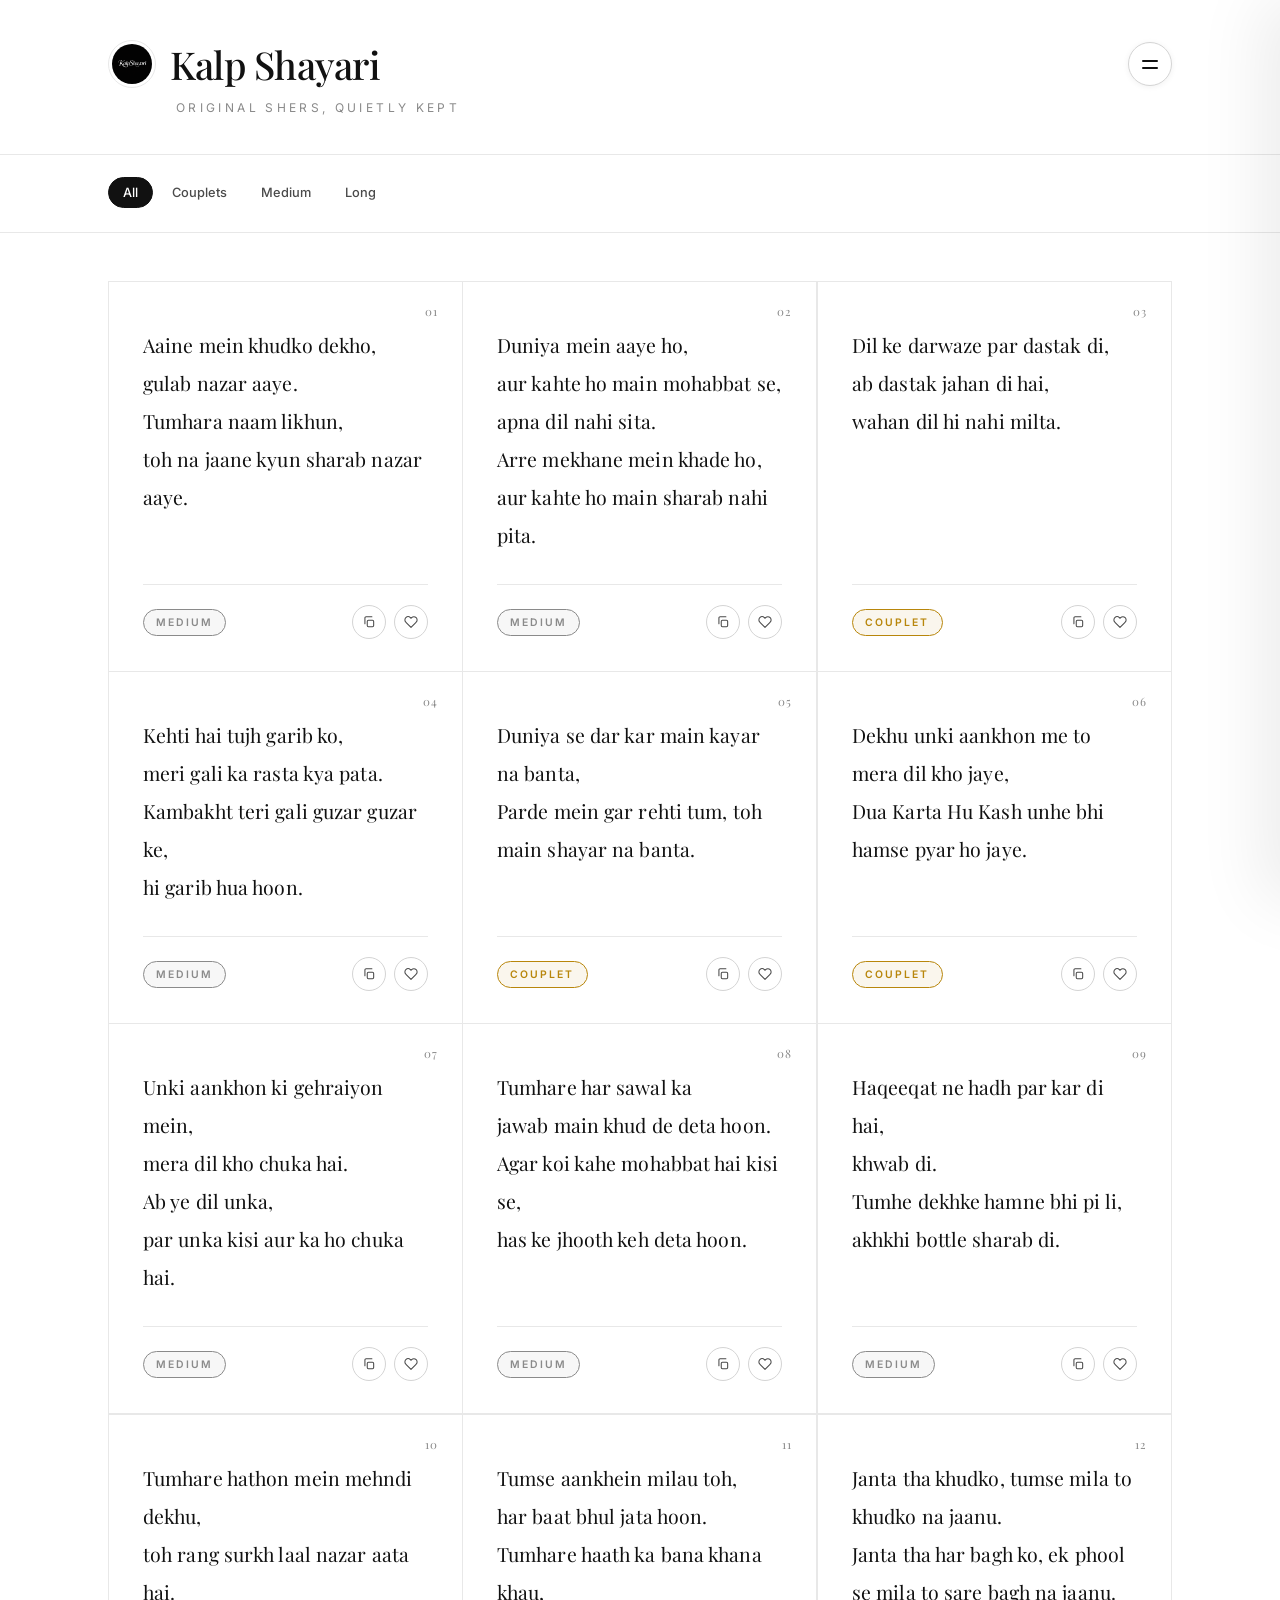
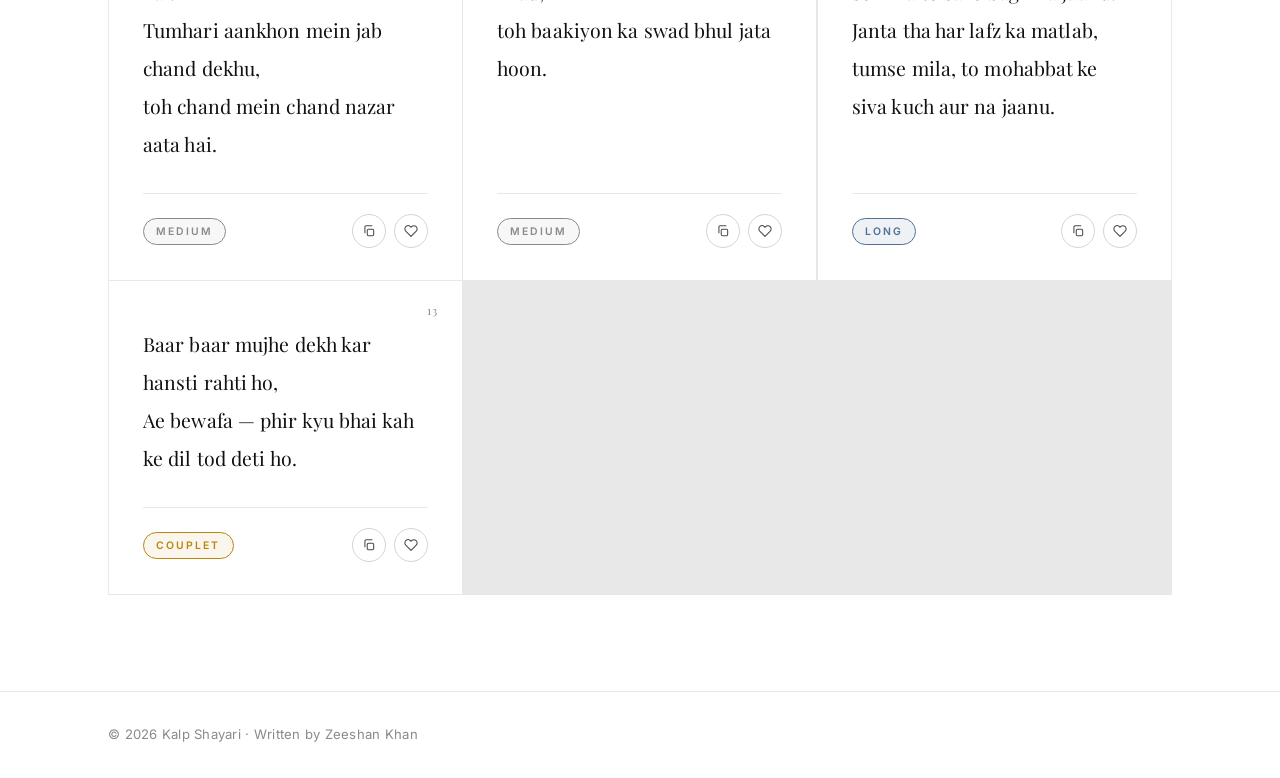
<file: index.html>
<!DOCTYPE html>
<html lang="en">
<head>
  <meta charset="UTF-8">
  <meta name="viewport" content="width=device-width, initial-scale=1.0, viewport-fit=cover">
  <meta name="google-site-verification" content="y2KUdk5NLGrxUgulLoxvA0a2y3jQlVPObdNtYkIef2U" />
  <meta name="description" content="KalpShayari — Original shers written by Zeeshan Khan. A quiet collection of verses on love, life, loss, and friendship.">
  <meta name="keywords" content="kalpshayari, kalp shayari, zeeshan khan, original shayari, english shayari, love shayari, sad shayari, life shayari, poetry, shers, zeeshan40u, nazm">
  <meta name="author" content="Zeeshan Khan">
  <meta name="robots" content="index, follow, max-snippet:-1, max-image-preview:large, max-video-preview:-1">
  <meta name="theme-color" content="#ffffff">
  <meta name="format-detection" content="telephone=no">
  <meta name="mobile-web-app-capable" content="yes">
  <meta name="apple-mobile-web-app-capable" content="yes">
  <meta name="apple-mobile-web-app-status-bar-style" content="black-translucent">
  <meta name="apple-mobile-web-app-title" content="KalpShayari">

  <meta property="og:site_name" content="KalpShayari">
  <meta property="og:title" content="KalpShayari — Words That Stay">
  <meta property="og:description" content="Original shers by Zeeshan Khan. A quiet collection for the moments that matter.">
  <meta property="og:type" content="website">
  <meta property="og:url" content="https://kalpshayari.vercel.app/">
  <meta property="og:image" content="https://kalpshayari.vercel.app/mybanner.png">
  <meta property="og:image:secure_url" content="https://kalpshayari.vercel.app/mybanner.png">
  <meta property="og:image:type" content="image/png">
  <meta property="og:image:width" content="1200">
  <meta property="og:image:height" content="630">
  <meta property="og:image:alt" content="KalpShayari — Original shers by Zeeshan Khan">
  <meta property="og:locale" content="en_US">

  <meta name="twitter:card" content="summary_large_image">
  <meta name="twitter:title" content="KalpShayari — Words That Stay">
  <meta name="twitter:description" content="Original shers by Zeeshan Khan. A quiet collection for the moments that matter.">
  <meta name="twitter:image" content="https://kalpshayari.vercel.app/mybanner.png">
  <meta name="twitter:image:alt" content="KalpShayari — Original shers by Zeeshan Khan">

  <link rel="canonical" href="https://kalpshayari.vercel.app/">
  <link rel="manifest" href="/manifest.json">
  <link rel="icon" type="image/x-icon" href="favicon.ico">
  <link rel="apple-touch-icon" href="shayari.png">
  <link rel="preconnect" href="https://fonts.googleapis.com">
  <link rel="preconnect" href="https://fonts.gstatic.com" crossorigin>
  <link href="https://fonts.googleapis.com/css2?family=Inter:wght@300;400;500;600&family=Playfair+Display:ital,wght@0,400;0,500;0,600;1,400;1,500&display=swap" rel="stylesheet">
  <title>KalpShayari — Original Shers by Zeeshan Khan</title>
  <link rel="stylesheet" href="style.css">
</head>
<body>

  <header class="site-head">
    <div class="wrap">
      <div class="head-row">
        <a href="index.html" class="brand">
          <img src="shayari.png" alt="KalpShayari" class="brand-logo" width="48" height="48">
          <h1 class="brand-name">Kalp Shayari</h1>
        </a>
        <button class="menu-btn" id="menuBtn" type="button" aria-label="Open menu" aria-expanded="false" aria-controls="menuPanel">
          <span class="menu-line"></span>
          <span class="menu-line"></span>
        </button>
      </div>
      <p class="brand-tag">original shers, quietly kept</p>
    </div>
  </header>

  <div class="menu-backdrop" id="menuBackdrop" hidden></div>

  <aside class="menu-panel" id="menuPanel" aria-hidden="true">
    <nav class="menu-nav">
      <a href="index.html" class="menu-link is-active">
        <span class="menu-text">Home</span>
        <span class="menu-arrow">→</span>
      </a>
      <a href="others.html" class="menu-link">
        <span class="menu-text">Nazm &amp; Others</span>
        <span class="menu-arrow">→</span>
      </a>
      <a href="fav.html" class="menu-link">
        <span class="menu-text">Favourites</span>
        <span class="menu-arrow">→</span>
      </a>
      <a href="about.html" class="menu-link">
        <span class="menu-text">About</span>
        <span class="menu-arrow">→</span>
      </a>
    </nav>

    <button class="install-app-btn" id="installAppBtn" type="button" aria-label="Install KalpShayari as app" hidden>
      <svg viewBox="0 0 24 24" fill="none" stroke="currentColor" stroke-width="2" stroke-linecap="round" stroke-linejoin="round" aria-hidden="true">
        <path d="M12 3v12"/>
        <path d="M7 10l5 5 5-5"/>
        <path d="M5 21h14"/>
      </svg>
      <span>Download as App</span>
    </button>

    <div class="menu-foot">
      <span class="menu-sign">— Zeeshan Khan</span>
    </div>
  </aside>

  <nav class="filters" aria-label="Shayari categories">
    <div class="wrap">
      <div class="filter-row" id="filterRow">
        <button type="button" class="filter-btn is-active" data-filter="all" aria-pressed="true">All</button>
        <button type="button" class="filter-btn" data-filter="couplet" aria-pressed="false">Couplets</button>
        <button type="button" class="filter-btn" data-filter="medium" aria-pressed="false">Medium</button>
        <button type="button" class="filter-btn" data-filter="long" aria-pressed="false">Long</button>
      </div>
    </div>
  </nav>

  <main class="content">
    <div class="wrap">
      <div class="grid" id="grid">

        <article class="card is-med" data-id="s01" data-rank="medium">
          <span class="card-index">01</span>
          <div class="card-body">Aaine mein khudko dekho,
gulab nazar aaye.
Tumhara naam likhun,
toh na jaane kyun sharab nazar aaye.</div>
          <div class="card-foot">
            <span class="card-rank rank-medium">Medium</span>
            <div class="card-actions">
              <button class="copy" type="button" aria-label="Copy sher">
                <svg class="icon-copy" viewBox="0 0 24 24" fill="none" stroke="currentColor" stroke-width="1.8" stroke-linecap="round" stroke-linejoin="round" aria-hidden="true"><rect x="9" y="9" width="11" height="11" rx="2"/><path d="M5 15V5a2 2 0 0 1 2-2h10"/></svg>
                <svg class="icon-check" viewBox="0 0 24 24" fill="none" stroke="currentColor" stroke-width="2.2" stroke-linecap="round" stroke-linejoin="round" aria-hidden="true"><polyline points="4 12 10 18 20 6"/></svg>
              </button>
              <button class="like" type="button" aria-label="Favourite this shayari" aria-pressed="false">
                <svg class="icon-heart-outline" viewBox="0 0 24 24" fill="none" stroke="currentColor" stroke-width="1.8" stroke-linecap="round" stroke-linejoin="round" aria-hidden="true"><path d="M20.84 4.61a5.5 5.5 0 0 0-7.78 0L12 5.67l-1.06-1.06a5.5 5.5 0 0 0-7.78 7.78l1.06 1.06L12 21.23l7.78-7.78 1.06-1.06a5.5 5.5 0 0 0 0-7.78z"/></svg>
                <svg class="icon-heart-fill" viewBox="0 0 24 24" fill="currentColor" stroke="currentColor" stroke-width="1.6" stroke-linecap="round" stroke-linejoin="round" aria-hidden="true"><path d="M20.84 4.61a5.5 5.5 0 0 0-7.78 0L12 5.67l-1.06-1.06a5.5 5.5 0 0 0-7.78 7.78l1.06 1.06L12 21.23l7.78-7.78 1.06-1.06a5.5 5.5 0 0 0 0-7.78z"/></svg>
              </button>
            </div>
          </div>
        </article>

        <article class="card is-med" data-id="s06" data-rank="medium">
          <span class="card-index">02</span>
          <div class="card-body">Duniya mein aaye ho,
aur kahte ho main mohabbat se,
apna dil nahi sita.
Arre mekhane mein khade ho,
aur kahte ho main sharab nahi pita.</div>
          <div class="card-foot">
            <span class="card-rank rank-medium">Medium</span>
            <div class="card-actions">
              <button class="copy" type="button" aria-label="Copy sher">
                <svg class="icon-copy" viewBox="0 0 24 24" fill="none" stroke="currentColor" stroke-width="1.8" stroke-linecap="round" stroke-linejoin="round" aria-hidden="true"><rect x="9" y="9" width="11" height="11" rx="2"/><path d="M5 15V5a2 2 0 0 1 2-2h10"/></svg>
                <svg class="icon-check" viewBox="0 0 24 24" fill="none" stroke="currentColor" stroke-width="2.2" stroke-linecap="round" stroke-linejoin="round" aria-hidden="true"><polyline points="4 12 10 18 20 6"/></svg>
              </button>
              <button class="like" type="button" aria-label="Favourite this shayari" aria-pressed="false">
                <svg class="icon-heart-outline" viewBox="0 0 24 24" fill="none" stroke="currentColor" stroke-width="1.8" stroke-linecap="round" stroke-linejoin="round" aria-hidden="true"><path d="M20.84 4.61a5.5 5.5 0 0 0-7.78 0L12 5.67l-1.06-1.06a5.5 5.5 0 0 0-7.78 7.78l1.06 1.06L12 21.23l7.78-7.78 1.06-1.06a5.5 5.5 0 0 0 0-7.78z"/></svg>
                <svg class="icon-heart-fill" viewBox="0 0 24 24" fill="currentColor" stroke="currentColor" stroke-width="1.6" stroke-linecap="round" stroke-linejoin="round" aria-hidden="true"><path d="M20.84 4.61a5.5 5.5 0 0 0-7.78 0L12 5.67l-1.06 1.06a5.5 5.5 0 0 0-7.78 7.78l1.06 1.06L12 21.23l7.78-7.78 1.06-1.06a5.5 5.5 0 0 0 0-7.78z"/></svg>
              </button>
            </div>
          </div>
        </article>

        <article class="card is-short" data-id="s02" data-rank="couplet">
          <span class="card-index">03</span>
          <div class="card-body">Dil ke darwaze par dastak di,
ab dastak jahan di hai,
wahan dil hi nahi milta.</div>
          <div class="card-foot">
            <span class="card-rank rank-couplet">Couplet</span>
            <div class="card-actions">
              <button class="copy" type="button" aria-label="Copy sher">
                <svg class="icon-copy" viewBox="0 0 24 24" fill="none" stroke="currentColor" stroke-width="1.8" stroke-linecap="round" stroke-linejoin="round" aria-hidden="true"><rect x="9" y="9" width="11" height="11" rx="2"/><path d="M5 15V5a2 2 0 0 1 2-2h10"/></svg>
                <svg class="icon-check" viewBox="0 0 24 24" fill="none" stroke="currentColor" stroke-width="2.2" stroke-linecap="round" stroke-linejoin="round" aria-hidden="true"><polyline points="4 12 10 18 20 6"/></svg>
              </button>
              <button class="like" type="button" aria-label="Favourite this shayari" aria-pressed="false">
                <svg class="icon-heart-outline" viewBox="0 0 24 24" fill="none" stroke="currentColor" stroke-width="1.8" stroke-linecap="round" stroke-linejoin="round" aria-hidden="true"><path d="M20.84 4.61a5.5 5.5 0 0 0-7.78 0L12 5.67l-1.06-1.06a5.5 5.5 0 0 0-7.78 7.78l1.06 1.06L12 21.23l7.78-7.78 1.06-1.06a5.5 5.5 0 0 0 0-7.78z"/></svg>
                <svg class="icon-heart-fill" viewBox="0 0 24 24" fill="currentColor" stroke="currentColor" stroke-width="1.6" stroke-linecap="round" stroke-linejoin="round" aria-hidden="true"><path d="M20.84 4.61a5.5 5.5 0 0 0-7.78 0L12 5.67l-1.06-1.06a5.5 5.5 0 0 0-7.78 7.78l1.06 1.06L12 21.23l7.78-7.78 1.06-1.06a5.5 5.5 0 0 0 0-7.78z"/></svg>
              </button>
            </div>
          </div>
        </article>

        <article class="card is-med" data-id="s03" data-rank="medium">
          <span class="card-index">04</span>
          <div class="card-body">Kehti hai tujh garib ko,
meri gali ka rasta kya pata.
Kambakht teri gali guzar guzar ke,
hi garib hua hoon.</div>
          <div class="card-foot">
            <span class="card-rank rank-medium">Medium</span>
            <div class="card-actions">
              <button class="copy" type="button" aria-label="Copy sher">
                <svg class="icon-copy" viewBox="0 0 24 24" fill="none" stroke="currentColor" stroke-width="1.8" stroke-linecap="round" stroke-linejoin="round" aria-hidden="true"><rect x="9" y="9" width="11" height="11" rx="2"/><path d="M5 15V5a2 2 0 0 1 2-2h10"/></svg>
                <svg class="icon-check" viewBox="0 0 24 24" fill="none" stroke="currentColor" stroke-width="2.2" stroke-linecap="round" stroke-linejoin="round" aria-hidden="true"><polyline points="4 12 10 18 20 6"/></svg>
              </button>
              <button class="like" type="button" aria-label="Favourite this shayari" aria-pressed="false">
                <svg class="icon-heart-outline" viewBox="0 0 24 24" fill="none" stroke="currentColor" stroke-width="1.8" stroke-linecap="round" stroke-linejoin="round" aria-hidden="true"><path d="M20.84 4.61a5.5 5.5 0 0 0-7.78 0L12 5.67l-1.06-1.06a5.5 5.5 0 0 0-7.78 7.78l1.06 1.06L12 21.23l7.78-7.78 1.06-1.06a5.5 5.5 0 0 0 0-7.78z"/></svg>
                <svg class="icon-heart-fill" viewBox="0 0 24 24" fill="currentColor" stroke="currentColor" stroke-width="1.6" stroke-linecap="round" stroke-linejoin="round" aria-hidden="true"><path d="M20.84 4.61a5.5 5.5 0 0 0-7.78 0L12 5.67l-1.06-1.06a5.5 5.5 0 0 0-7.78 7.78l1.06 1.06L12 21.23l7.78-7.78 1.06-1.06a5.5 5.5 0 0 0 0-7.78z"/></svg>
              </button>
            </div>
          </div>
        </article>

        <article class="card is-short" data-id="s11" data-rank="couplet">
          <span class="card-index">05</span>
          <div class="card-body">Duniya se dar kar main kayar na banta,
Parde mein gar rehti tum, toh main shayar na banta.</div>
          <div class="card-foot">
            <span class="card-rank rank-couplet">Couplet</span>
            <div class="card-actions">
              <button class="copy" type="button" aria-label="Copy sher">
                <svg class="icon-copy" viewBox="0 0 24 24" fill="none" stroke="currentColor" stroke-width="1.8" stroke-linecap="round" stroke-linejoin="round" aria-hidden="true"><rect x="9" y="9" width="11" height="11" rx="2"/><path d="M5 15V5a2 2 0 0 1 2-2h10"/></svg>
                <svg class="icon-check" viewBox="0 0 24 24" fill="none" stroke="currentColor" stroke-width="2.2" stroke-linecap="round" stroke-linejoin="round" aria-hidden="true"><polyline points="4 12 10 18 20 6"/></svg>
              </button>
              <button class="like" type="button" aria-label="Favourite this shayari" aria-pressed="false">
                <svg class="icon-heart-outline" viewBox="0 0 24 24" fill="none" stroke="currentColor" stroke-width="1.8" stroke-linecap="round" stroke-linejoin="round" aria-hidden="true"><path d="M20.84 4.61a5.5 5.5 0 0 0-7.78 0L12 5.67l-1.06-1.06a5.5 5.5 0 0 0-7.78 7.78l1.06 1.06L12 21.23l7.78-7.78 1.06-1.06a5.5 5.5 0 0 0 0-7.78z"/></svg>
                <svg class="icon-heart-fill" viewBox="0 0 24 24" fill="currentColor" stroke="currentColor" stroke-width="1.6" stroke-linecap="round" stroke-linejoin="round" aria-hidden="true"><path d="M20.84 4.61a5.5 5.5 0 0 0-7.78 0L12 5.67l-1.06 1.06a5.5 5.5 0 0 0-7.78 7.78l1.06 1.06L12 21.23l7.78-7.78 1.06-1.06a5.5 5.5 0 0 0 0-7.78z"/></svg>
              </button>
            </div>
          </div>
        </article>

        <article class="card is-short" data-id="s12" data-rank="couplet">
          <span class="card-index">06</span>
          <div class="card-body">Dekhu unki aankhon me to mera dil kho jaye,
Dua Karta Hu Kash unhe bhi hamse pyar ho jaye.</div>
          <div class="card-foot">
            <span class="card-rank rank-couplet">Couplet</span>
            <div class="card-actions">
              <button class="copy" type="button" aria-label="Copy sher">
                <svg class="icon-copy" viewBox="0 0 24 24" fill="none" stroke="currentColor" stroke-width="1.8" stroke-linecap="round" stroke-linejoin="round" aria-hidden="true"><rect x="9" y="9" width="11" height="11" rx="2"/><path d="M5 15V5a2 2 0 0 1 2-2h10"/></svg>
                <svg class="icon-check" viewBox="0 0 24 24" fill="none" stroke="currentColor" stroke-width="2.2" stroke-linecap="round" stroke-linejoin="round" aria-hidden="true"><polyline points="4 12 10 18 20 6"/></svg>
              </button>
              <button class="like" type="button" aria-label="Favourite this shayari" aria-pressed="false">
                <svg class="icon-heart-outline" viewBox="0 0 24 24" fill="none" stroke="currentColor" stroke-width="1.8" stroke-linecap="round" stroke-linejoin="round" aria-hidden="true"><path d="M20.84 4.61a5.5 5.5 0 0 0-7.78 0L12 5.67l-1.06-1.06a5.5 5.5 0 0 0-7.78 7.78l1.06 1.06L12 21.23l7.78-7.78 1.06-1.06a5.5 5.5 0 0 0 0-7.78z"/></svg>
                <svg class="icon-heart-fill" viewBox="0 0 24 24" fill="currentColor" stroke="currentColor" stroke-width="1.6" stroke-linecap="round" stroke-linejoin="round" aria-hidden="true"><path d="M20.84 4.61a5.5 5.5 0 0 0-7.78 0L12 5.67l-1.06 1.06a5.5 5.5 0 0 0-7.78 7.78l1.06 1.06L12 21.23l7.78-7.78 1.06-1.06a5.5 5.5 0 0 0 0-7.78z"/></svg>
              </button>
            </div>
          </div>
        </article>

        <article class="card is-med" data-id="s04" data-rank="medium">
          <span class="card-index">07</span>
          <div class="card-body">Unki aankhon ki gehraiyon mein,
mera dil kho chuka hai.
Ab ye dil unka,
par unka kisi aur ka ho chuka hai.</div>
          <div class="card-foot">
            <span class="card-rank rank-medium">Medium</span>
            <div class="card-actions">
              <button class="copy" type="button" aria-label="Copy sher">
                <svg class="icon-copy" viewBox="0 0 24 24" fill="none" stroke="currentColor" stroke-width="1.8" stroke-linecap="round" stroke-linejoin="round" aria-hidden="true"><rect x="9" y="9" width="11" height="11" rx="2"/><path d="M5 15V5a2 2 0 0 1 2-2h10"/></svg>
                <svg class="icon-check" viewBox="0 0 24 24" fill="none" stroke="currentColor" stroke-width="2.2" stroke-linecap="round" stroke-linejoin="round" aria-hidden="true"><polyline points="4 12 10 18 20 6"/></svg>
              </button>
              <button class="like" type="button" aria-label="Favourite this shayari" aria-pressed="false">
                <svg class="icon-heart-outline" viewBox="0 0 24 24" fill="none" stroke="currentColor" stroke-width="1.8" stroke-linecap="round" stroke-linejoin="round" aria-hidden="true"><path d="M20.84 4.61a5.5 5.5 0 0 0-7.78 0L12 5.67l-1.06-1.06a5.5 5.5 0 0 0-7.78 7.78l1.06 1.06L12 21.23l7.78-7.78 1.06-1.06a5.5 5.5 0 0 0 0-7.78z"/></svg>
                <svg class="icon-heart-fill" viewBox="0 0 24 24" fill="currentColor" stroke="currentColor" stroke-width="1.6" stroke-linecap="round" stroke-linejoin="round" aria-hidden="true"><path d="M20.84 4.61a5.5 5.5 0 0 0-7.78 0L12 5.67l-1.06 1.06a5.5 5.5 0 0 0-7.78 7.78l1.06 1.06L12 21.23l7.78-7.78 1.06-1.06a5.5 5.5 0 0 0 0-7.78z"/></svg>
              </button>
            </div>
          </div>
        </article>

        <article class="card is-med" data-id="s10" data-rank="medium">
          <span class="card-index">08</span>
          <div class="card-body">Tumhare har sawal ka
jawab main khud de deta hoon.
Agar koi kahe mohabbat hai kisi se,
has ke jhooth keh deta hoon.</div>
          <div class="card-foot">
            <span class="card-rank rank-medium">Medium</span>
            <div class="card-actions">
              <button class="copy" type="button" aria-label="Copy sher">
                <svg class="icon-copy" viewBox="0 0 24 24" fill="none" stroke="currentColor" stroke-width="1.8" stroke-linecap="round" stroke-linejoin="round" aria-hidden="true"><rect x="9" y="9" width="11" height="11" rx="2"/><path d="M5 15V5a2 2 0 0 1 2-2h10"/></svg>
                <svg class="icon-check" viewBox="0 0 24 24" fill="none" stroke="currentColor" stroke-width="2.2" stroke-linecap="round" stroke-linejoin="round" aria-hidden="true"><polyline points="4 12 10 18 20 6"/></svg>
              </button>
              <button class="like" type="button" aria-label="Favourite this shayari" aria-pressed="false">
                <svg class="icon-heart-outline" viewBox="0 0 24 24" fill="none" stroke="currentColor" stroke-width="1.8" stroke-linecap="round" stroke-linejoin="round" aria-hidden="true"><path d="M20.84 4.61a5.5 5.5 0 0 0-7.78 0L12 5.67l-1.06-1.06a5.5 5.5 0 0 0-7.78 7.78l1.06 1.06L12 21.23l7.78-7.78 1.06-1.06a5.5 5.5 0 0 0 0-7.78z"/></svg>
                <svg class="icon-heart-fill" viewBox="0 0 24 24" fill="currentColor" stroke="currentColor" stroke-width="1.6" stroke-linecap="round" stroke-linejoin="round" aria-hidden="true"><path d="M20.84 4.61a5.5 5.5 0 0 0-7.78 0L12 5.67l-1.06 1.06a5.5 5.5 0 0 0-7.78 7.78l1.06 1.06L12 21.23l7.78-7.78 1.06-1.06a5.5 5.5 0 0 0 0-7.78z"/></svg>
              </button>
            </div>
          </div>
        </article>

        <article class="card is-med" data-id="s05" data-rank="medium">
          <span class="card-index">09</span>
          <div class="card-body">Haqeeqat ne hadh par kar di hai,
khwab di.
Tumhe dekhke hamne bhi pi li,
akhkhi bottle sharab di.</div>
          <div class="card-foot">
            <span class="card-rank rank-medium">Medium</span>
            <div class="card-actions">
              <button class="copy" type="button" aria-label="Copy sher">
                <svg class="icon-copy" viewBox="0 0 24 24" fill="none" stroke="currentColor" stroke-width="1.8" stroke-linecap="round" stroke-linejoin="round" aria-hidden="true"><rect x="9" y="9" width="11" height="11" rx="2"/><path d="M5 15V5a2 2 0 0 1 2-2h10"/></svg>
                <svg class="icon-check" viewBox="0 0 24 24" fill="none" stroke="currentColor" stroke-width="2.2" stroke-linecap="round" stroke-linejoin="round" aria-hidden="true"><polyline points="4 12 10 18 20 6"/></svg>
              </button>
              <button class="like" type="button" aria-label="Favourite this shayari" aria-pressed="false">
                <svg class="icon-heart-outline" viewBox="0 0 24 24" fill="none" stroke="currentColor" stroke-width="1.8" stroke-linecap="round" stroke-linejoin="round" aria-hidden="true"><path d="M20.84 4.61a5.5 5.5 0 0 0-7.78 0L12 5.67l-1.06-1.06a5.5 5.5 0 0 0-7.78 7.78l1.06 1.06L12 21.23l7.78-7.78 1.06-1.06a5.5 5.5 0 0 0 0-7.78z"/></svg>
                <svg class="icon-heart-fill" viewBox="0 0 24 24" fill="currentColor" stroke="currentColor" stroke-width="1.6" stroke-linecap="round" stroke-linejoin="round" aria-hidden="true"><path d="M20.84 4.61a5.5 5.5 0 0 0-7.78 0L12 5.67l-1.06 1.06a5.5 5.5 0 0 0-7.78 7.78l1.06 1.06L12 21.23l7.78-7.78 1.06-1.06a5.5 5.5 0 0 0 0-7.78z"/></svg>
              </button>
            </div>
          </div>
        </article>

        <article class="card is-med" data-id="s07" data-rank="medium">
          <span class="card-index">10</span>
          <div class="card-body">Tumhare hathon mein mehndi dekhu,
toh rang surkh laal nazar aata hai.
Tumhari aankhon mein jab chand dekhu,
toh chand mein chand nazar aata hai.</div>
          <div class="card-foot">
            <span class="card-rank rank-medium">Medium</span>
            <div class="card-actions">
              <button class="copy" type="button" aria-label="Copy sher">
                <svg class="icon-copy" viewBox="0 0 24 24" fill="none" stroke="currentColor" stroke-width="1.8" stroke-linecap="round" stroke-linejoin="round" aria-hidden="true"><rect x="9" y="9" width="11" height="11" rx="2"/><path d="M5 15V5a2 2 0 0 1 2-2h10"/></svg>
                <svg class="icon-check" viewBox="0 0 24 24" fill="none" stroke="currentColor" stroke-width="2.2" stroke-linecap="round" stroke-linejoin="round" aria-hidden="true"><polyline points="4 12 10 18 20 6"/></svg>
              </button>
              <button class="like" type="button" aria-label="Favourite this shayari" aria-pressed="false">
                <svg class="icon-heart-outline" viewBox="0 0 24 24" fill="none" stroke="currentColor" stroke-width="1.8" stroke-linecap="round" stroke-linejoin="round" aria-hidden="true"><path d="M20.84 4.61a5.5 5.5 0 0 0-7.78 0L12 5.67l-1.06-1.06a5.5 5.5 0 0 0-7.78 7.78l1.06 1.06L12 21.23l7.78-7.78 1.06-1.06a5.5 5.5 0 0 0 0-7.78z"/></svg>
                <svg class="icon-heart-fill" viewBox="0 0 24 24" fill="currentColor" stroke="currentColor" stroke-width="1.6" stroke-linecap="round" stroke-linejoin="round" aria-hidden="true"><path d="M20.84 4.61a5.5 5.5 0 0 0-7.78 0L12 5.67l-1.06 1.06a5.5 5.5 0 0 0-7.78 7.78l1.06 1.06L12 21.23l7.78-7.78 1.06-1.06a5.5 5.5 0 0 0 0-7.78z"/></svg>
              </button>
            </div>
          </div>
        </article>

        <article class="card is-med" data-id="s08" data-rank="medium">
          <span class="card-index">11</span>
          <div class="card-body">Tumse aankhein milau toh,
har baat bhul jata hoon.
Tumhare haath ka bana khana khau,
toh baakiyon ka swad bhul jata hoon.</div>
          <div class="card-foot">
            <span class="card-rank rank-medium">Medium</span>
            <div class="card-actions">
              <button class="copy" type="button" aria-label="Copy sher">
                <svg class="icon-copy" viewBox="0 0 24 24" fill="none" stroke="currentColor" stroke-width="1.8" stroke-linecap="round" stroke-linejoin="round" aria-hidden="true"><rect x="9" y="9" width="11" height="11" rx="2"/><path d="M5 15V5a2 2 0 0 1 2-2h10"/></svg>
                <svg class="icon-check" viewBox="0 0 24 24" fill="none" stroke="currentColor" stroke-width="2.2" stroke-linecap="round" stroke-linejoin="round" aria-hidden="true"><polyline points="4 12 10 18 20 6"/></svg>
              </button>
              <button class="like" type="button" aria-label="Favourite this shayari" aria-pressed="false">
                <svg class="icon-heart-outline" viewBox="0 0 24 24" fill="none" stroke="currentColor" stroke-width="1.8" stroke-linecap="round" stroke-linejoin="round" aria-hidden="true"><path d="M20.84 4.61a5.5 5.5 0 0 0-7.78 0L12 5.67l-1.06-1.06a5.5 5.5 0 0 0-7.78 7.78l1.06 1.06L12 21.23l7.78-7.78 1.06-1.06a5.5 5.5 0 0 0 0-7.78z"/></svg>
                <svg class="icon-heart-fill" viewBox="0 0 24 24" fill="currentColor" stroke="currentColor" stroke-width="1.6" stroke-linecap="round" stroke-linejoin="round" aria-hidden="true"><path d="M20.84 4.61a5.5 5.5 0 0 0-7.78 0L12 5.67l-1.06 1.06a5.5 5.5 0 0 0-7.78 7.78l1.06 1.06L12 21.23l7.78-7.78 1.06-1.06a5.5 5.5 0 0 0 0-7.78z"/></svg>
              </button>
            </div>
          </div>
        </article>

        <article class="card is-long" data-id="s09" data-rank="long">
          <span class="card-index">12</span>
          <div class="card-body">Janta tha khudko, tumse mila to khudko na jaanu.
Janta tha har bagh ko, ek phool se mila to sare bagh na jaanu.
Janta tha har lafz ka matlab,
tumse mila, to mohabbat ke siva kuch aur na jaanu.</div>
          <div class="card-foot">
            <span class="card-rank rank-long">Long</span>
            <div class="card-actions">
              <button class="copy" type="button" aria-label="Copy sher">
                <svg class="icon-copy" viewBox="0 0 24 24" fill="none" stroke="currentColor" stroke-width="1.8" stroke-linecap="round" stroke-linejoin="round" aria-hidden="true"><rect x="9" y="9" width="11" height="11" rx="2"/><path d="M5 15V5a2 2 0 0 1 2-2h10"/></svg>
                <svg class="icon-check" viewBox="0 0 24 24" fill="none" stroke="currentColor" stroke-width="2.2" stroke-linecap="round" stroke-linejoin="round" aria-hidden="true"><polyline points="4 12 10 18 20 6"/></svg>
              </button>
              <button class="like" type="button" aria-label="Favourite this shayari" aria-pressed="false">
                <svg class="icon-heart-outline" viewBox="0 0 24 24" fill="none" stroke="currentColor" stroke-width="1.8" stroke-linecap="round" stroke-linejoin="round" aria-hidden="true"><path d="M20.84 4.61a5.5 5.5 0 0 0-7.78 0L12 5.67l-1.06-1.06a5.5 5.5 0 0 0-7.78 7.78l1.06 1.06L12 21.23l7.78-7.78 1.06-1.06a5.5 5.5 0 0 0 0-7.78z"/></svg>
                <svg class="icon-heart-fill" viewBox="0 0 24 24" fill="currentColor" stroke="currentColor" stroke-width="1.6" stroke-linecap="round" stroke-linejoin="round" aria-hidden="true"><path d="M20.84 4.61a5.5 5.5 0 0 0-7.78 0L12 5.67l-1.06 1.06a5.5 5.5 0 0 0-7.78 7.78l1.06 1.06L12 21.23l7.78-7.78 1.06-1.06a5.5 5.5 0 0 0 0-7.78z"/></svg>
              </button>
            </div>
          </div>
        </article>

        <article class="card is-short" data-id="s13" data-rank="couplet">
          <span class="card-index">13</span>
          <div class="card-body">Baar baar mujhe dekh kar hansti rahti ho,
Ae bewafa — phir kyu bhai kah ke dil tod deti ho.</div>
          <div class="card-foot">
            <span class="card-rank rank-couplet">Couplet</span>
            <div class="card-actions">
              <button class="copy" type="button" aria-label="Copy sher">
                <svg class="icon-copy" viewBox="0 0 24 24" fill="none" stroke="currentColor" stroke-width="1.8" stroke-linecap="round" stroke-linejoin="round" aria-hidden="true"><rect x="9" y="9" width="11" height="11" rx="2"/><path d="M5 15V5a2 2 0 0 1 2-2h10"/></svg>
                <svg class="icon-check" viewBox="0 0 24 24" fill="none" stroke="currentColor" stroke-width="2.2" stroke-linecap="round" stroke-linejoin="round" aria-hidden="true"><polyline points="4 12 10 18 20 6"/></svg>
              </button>
              <button class="like" type="button" aria-label="Favourite this shayari" aria-pressed="false">
                <svg class="icon-heart-outline" viewBox="0 0 24 24" fill="none" stroke="currentColor" stroke-width="1.8" stroke-linecap="round" stroke-linejoin="round" aria-hidden="true"><path d="M20.84 4.61a5.5 5.5 0 0 0-7.78 0L12 5.67l-1.06-1.06a5.5 5.5 0 0 0-7.78 7.78l1.06 1.06L12 21.23l7.78-7.78 1.06-1.06a5.5 5.5 0 0 0 0-7.78z"/></svg>
                <svg class="icon-heart-fill" viewBox="0 0 24 24" fill="currentColor" stroke="currentColor" stroke-width="1.6" stroke-linecap="round" stroke-linejoin="round" aria-hidden="true"><path d="M20.84 4.61a5.5 5.5 0 0 0-7.78 0L12 5.67l-1.06 1.06a5.5 5.5 0 0 0-7.78 7.78l1.06 1.06L12 21.23l7.78-7.78 1.06-1.06a5.5 5.5 0 0 0 0-7.78z"/></svg>
              </button>
            </div>
          </div>
        </article>

      </div>
      <p class="empty" id="empty" hidden></p>
    </div>
  </main>

  <footer class="site-foot">
    <div class="wrap">
      <p>© <span id="year"></span> Kalp Shayari · Written by Zeeshan Khan</p>
    </div>
  </footer>

  <button class="to-top" id="toTop" type="button" aria-label="Back to top">
    <svg viewBox="0 0 24 24" width="18" height="18" fill="none" stroke="currentColor" stroke-width="1.8" stroke-linecap="round" stroke-linejoin="round" aria-hidden="true">
      <path d="M12 19V5M5 12l7-7 7 7"/>
    </svg>
  </button>

  <div class="toast" id="toast" role="status" aria-live="polite"></div>

  <script src="storage.js"></script>
  <script src="script.js"></script>
  <script src="pwa.js"></script>

  <script>
    if ('serviceWorker' in navigator) {
      window.addEventListener('load', function () {
        navigator.serviceWorker.register('/sw.js').then(function (reg) {
          reg.update();
        }).catch(function () {});
      });
    }
  </script>

  <script>
    window.KalpShowInstallHint = function () {
      var toastEl = document.getElementById('toast');
      if (!toastEl) {
        alert('To install: tap Share, then "Add to Home Screen".');
        return;
      }
      toastEl.textContent = 'Tap Share → Add to Home Screen';
      toastEl.classList.add('is-on');
      clearTimeout(window.__kalpHintTimer);
      window.__kalpHintTimer = setTimeout(function () {
        toastEl.classList.remove('is-on');
      }, 4000);
    };
  </script>
</body>
</html>
</file>
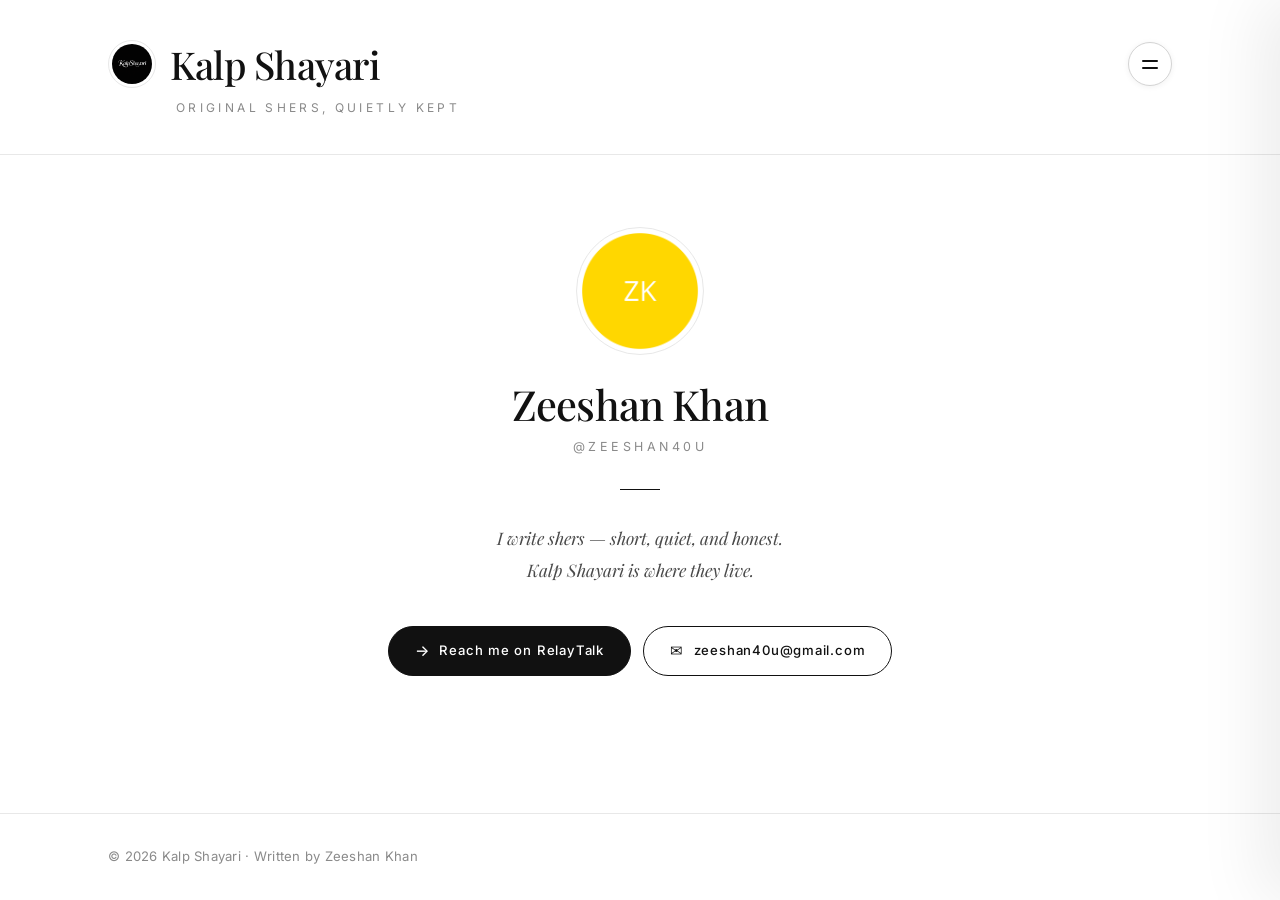
<file: about.html>
<!DOCTYPE html>
<html lang="en">
<head>
  <meta charset="UTF-8">
  <meta name="viewport" content="width=device-width, initial-scale=1.0, viewport-fit=cover">
  <meta name="google-site-verification" content="y2KUdk5NLGrxUgulLoxvA0a2y3jQlVPObdNtYkIef2U" />
  <meta name="description" content="About Zeeshan Khan (Zeeshan40u) — the writer behind KalpShayari. Original shers written quietly, kept honestly.">
  <meta name="keywords" content="zeeshan khan, zeeshan40u, kalpshayari, about, writer, poet, shayari author">
  <meta name="author" content="Zeeshan Khan">
  <meta name="robots" content="index, follow, max-snippet:-1, max-image-preview:large">
  <meta name="theme-color" content="#ffffff">
  <meta name="mobile-web-app-capable" content="yes">
  <meta name="apple-mobile-web-app-capable" content="yes">
  <meta name="apple-mobile-web-app-status-bar-style" content="black-translucent">
  <meta name="apple-mobile-web-app-title" content="KalpShayari">

  <meta property="og:site_name" content="KalpShayari">
  <meta property="og:title" content="About — Zeeshan Khan | KalpShayari">
  <meta property="og:description" content="The writer behind KalpShayari — original shers written quietly, kept honestly.">
  <meta property="og:type" content="profile">
  <meta property="og:url" content="https://kalpshayari.vercel.app/about.html">
  <meta property="og:image" content="https://kalpshayari.vercel.app/mybanner.png">
  <meta property="og:image:secure_url" content="https://kalpshayari.vercel.app/mybanner.png">
  <meta property="og:image:type" content="image/png">
  <meta property="og:image:width" content="1200">
  <meta property="og:image:height" content="630">
  <meta property="og:image:alt" content="About Zeeshan Khan — KalpShayari">
  <meta property="og:locale" content="en_US">

  <meta name="twitter:card" content="summary_large_image">
  <meta name="twitter:title" content="About — Zeeshan Khan | KalpShayari">
  <meta name="twitter:description" content="The writer behind KalpShayari.">
  <meta name="twitter:image" content="https://kalpshayari.vercel.app/mybanner.png">
  <meta name="twitter:image:alt" content="About Zeeshan Khan — KalpShayari">

  <link rel="canonical" href="https://kalpshayari.vercel.app/about.html">
  <link rel="manifest" href="/manifest.json">
  <link rel="icon" type="image/x-icon" href="favicon.ico">
  <link rel="apple-touch-icon" href="profile.png">
  <link rel="preconnect" href="https://fonts.googleapis.com">
  <link rel="preconnect" href="https://fonts.gstatic.com" crossorigin>
  <link href="https://fonts.googleapis.com/css2?family=Inter:wght@300;400;500;600&family=Playfair+Display:ital,wght@0,400;0,500;0,600;1,400;1,500&display=swap" rel="stylesheet">
  <title>About — Zeeshan Khan | KalpShayari</title>
  <link rel="stylesheet" href="style.css">
</head>
<body>

  <header class="site-head">
    <div class="wrap">
      <div class="head-row">
        <a href="index.html" class="brand">
          <img src="shayari.png" alt="KalpShayari" class="brand-logo" width="48" height="48">
          <h1 class="brand-name">Kalp Shayari</h1>
        </a>
        <button class="menu-btn" id="menuBtn" type="button" aria-label="Open menu" aria-expanded="false" aria-controls="menuPanel">
          <span class="menu-line"></span>
          <span class="menu-line"></span>
        </button>
      </div>
      <p class="brand-tag">original shers, quietly kept</p>
    </div>
  </header>

  <div class="menu-backdrop" id="menuBackdrop" hidden></div>

  <aside class="menu-panel" id="menuPanel" aria-hidden="true">
    <nav class="menu-nav">
      <a href="index.html" class="menu-link">
        <span class="menu-text">Home</span>
        <span class="menu-arrow">→</span>
      </a>
      <a href="others.html" class="menu-link">
        <span class="menu-text">Nazm &amp; Others</span>
        <span class="menu-arrow">→</span>
      </a>
      <a href="fav.html" class="menu-link">
        <span class="menu-text">Favourites</span>
        <span class="menu-arrow">→</span>
      </a>
      <a href="about.html" class="menu-link is-active">
        <span class="menu-text">About</span>
        <span class="menu-arrow">→</span>
      </a>
    </nav>

    <button class="install-app-btn" id="installAppBtn" type="button" aria-label="Install KalpShayari as app" hidden>
      <svg viewBox="0 0 24 24" fill="none" stroke="currentColor" stroke-width="2" stroke-linecap="round" stroke-linejoin="round" aria-hidden="true">
        <path d="M12 3v12"/>
        <path d="M7 10l5 5 5-5"/>
        <path d="M5 21h14"/>
      </svg>
      <span>Download as App</span>
    </button>

    <div class="menu-foot">
      <span class="menu-sign">— Zeeshan Khan</span>
    </div>
  </aside>

  <main class="about-main">
    <div class="wrap">
      <section class="about-hero">
        <img src="profile.png" alt="Zeeshan Khan" class="about-avatar" width="128" height="128">
        <h2 class="about-name">Zeeshan Khan</h2>
        <p class="about-handle">@Zeeshan40u</p>
        <div class="about-rule"></div>
        <p class="about-desc">
          I write shers — short, quiet, and honest.<br>
          Kalp Shayari is where they live.
        </p>

        <div class="about-actions">
          <a class="btn" href="https://relaytalk.vercel.app" target="_blank" rel="noopener noreferrer">
            <span class="btn-icon">→</span>
            <span>Reach me on RelayTalk</span>
          </a>
          <a class="btn ghost" href="mailto:zeeshan40u@gmail.com">
            <span class="btn-icon">✉</span>
            <span>zeeshan40u@gmail.com</span>
          </a>
        </div>
      </section>
    </div>
  </main>

  <footer class="site-foot">
    <div class="wrap">
      <p>© <span id="year"></span> Kalp Shayari · Written by Zeeshan Khan</p>
    </div>
  </footer>

  <button class="to-top" id="toTop" type="button" aria-label="Back to top">
    <svg viewBox="0 0 24 24" width="18" height="18" fill="none" stroke="currentColor" stroke-width="1.8" stroke-linecap="round" stroke-linejoin="round" aria-hidden="true">
      <path d="M12 19V5M5 12l7-7 7 7"/>
    </svg>
  </button>

  <script src="storage.js"></script>
  <script>
    (function () {
      'use strict';
      const $ = (sel) => document.querySelector(sel);
      const yearEl = $('#year');
      const menuBtn = $('#menuBtn');
      const menuPanel = $('#menuPanel');
      const menuBackdrop = $('#menuBackdrop');
      const toTop = $('#toTop');

      yearEl.textContent = new Date().getFullYear();

      let menuOpen = false;

      function openMenu() {
        menuOpen = true;
        menuBtn.classList.add('is-open');
        menuBtn.setAttribute('aria-expanded', 'true');
        menuBtn.setAttribute('aria-label', 'Close menu');
        menuPanel.classList.add('is-open');
        menuPanel.setAttribute('aria-hidden', 'false');
        menuBackdrop.hidden = false;
        requestAnimationFrame(() => menuBackdrop.classList.add('is-on'));
        document.body.style.overflow = 'hidden';
      }

      function closeMenu() {
        menuOpen = false;
        menuBtn.classList.remove('is-open');
        menuBtn.setAttribute('aria-expanded', 'false');
        menuBtn.setAttribute('aria-label', 'Open menu');
        menuPanel.classList.remove('is-open');
        menuPanel.setAttribute('aria-hidden', 'true');
        menuBackdrop.classList.remove('is-on');
        document.body.style.overflow = '';
        setTimeout(() => {
          if (!menuOpen) menuBackdrop.hidden = true;
        }, 500);
      }

      menuBtn.addEventListener('click', () => menuOpen ? closeMenu() : openMenu());
      menuBackdrop.addEventListener('click', closeMenu);
      document.addEventListener('keydown', (e) => {
        if (e.key === 'Escape' && menuOpen) closeMenu();
      });

      let toTopVisible = false;
      const SCROLL_THRESHOLD = 400;

      function checkScroll() {
        const shouldShow = window.scrollY > SCROLL_THRESHOLD;
        if (shouldShow !== toTopVisible) {
          toTopVisible = shouldShow;
          toTop.classList.toggle('is-on', shouldShow);
        }
      }

      let scrollTicking = false;
      window.addEventListener('scroll', () => {
        if (!scrollTicking) {
          scrollTicking = true;
          requestAnimationFrame(() => {
            checkScroll();
            scrollTicking = false;
          });
        }
      }, { passive: true });

      toTop.addEventListener('click', () => {
        window.scrollTo({ top: 0, behavior: 'smooth' });
      });

      checkScroll();
    })();
  </script>

  <script src="pwa.js"></script>

  <script>
    if ('serviceWorker' in navigator) {
      window.addEventListener('load', function () {
        navigator.serviceWorker.register('/sw.js').then(function (reg) {
          reg.update();
        }).catch(function () {});
      });
    }
  </script>

  <script>
    window.KalpShowInstallHint = function () {
      var toastEl = document.getElementById('toast');
      if (!toastEl) {
        alert('To install: tap Share, then "Add to Home Screen".');
        return;
      }
      toastEl.textContent = 'Tap Share → Add to Home Screen';
      toastEl.classList.add('is-on');
      clearTimeout(window.__kalpHintTimer);
      window.__kalpHintTimer = setTimeout(function () {
        toastEl.classList.remove('is-on');
      }, 4000);
    };
  </script>
</body>
</html>
</file>
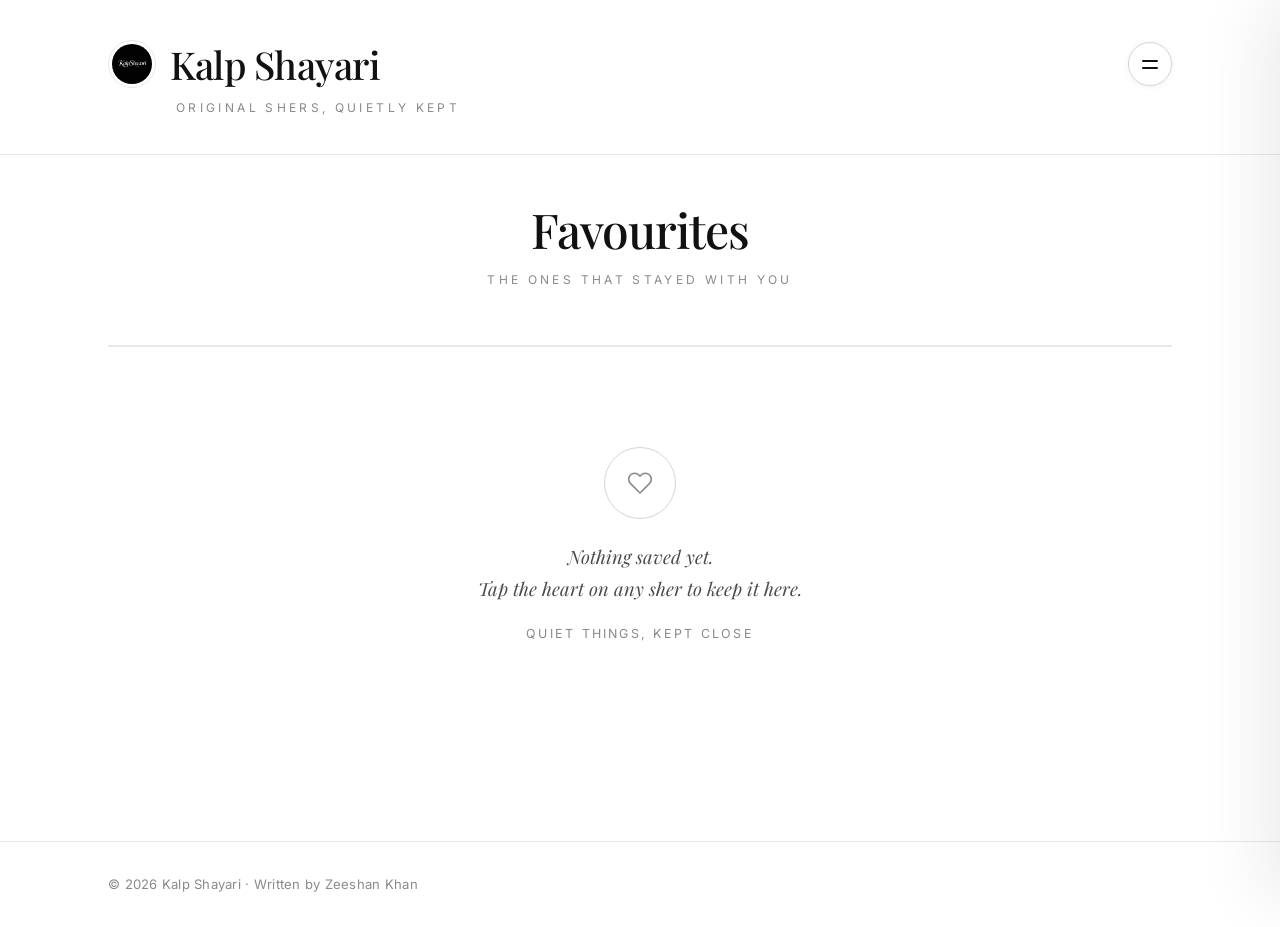
<file: fav.html>
<!DOCTYPE html>
<html lang="en">
<head>
  <meta charset="UTF-8">
  <meta name="viewport" content="width=device-width, initial-scale=1.0, viewport-fit=cover">
  <meta name="google-site-verification" content="y2KUdk5NLGrxUgulLoxvA0a2y3jQlVPObdNtYkIef2U" />
  <meta name="description" content="Favourites — Your saved shers from KalpShayari by Zeeshan Khan. The ones that stayed with you.">
  <meta name="keywords" content="favourites, saved shayari, kalpshayari, zeeshan khan, liked shers, poetry collection">
  <meta name="author" content="Zeeshan Khan">
  <meta name="robots" content="index, follow, max-snippet:-1, max-image-preview:large">
  <meta name="theme-color" content="#ffffff">
  <meta name="mobile-web-app-capable" content="yes">
  <meta name="apple-mobile-web-app-capable" content="yes">
  <meta name="apple-mobile-web-app-status-bar-style" content="black-translucent">
  <meta name="apple-mobile-web-app-title" content="KalpShayari">

  <meta property="og:site_name" content="KalpShayari">
  <meta property="og:title" content="Favourites — KalpShayari">
  <meta property="og:description" content="Your saved shers from KalpShayari by Zeeshan Khan.">
  <meta property="og:type" content="website">
  <meta property="og:url" content="https://kalpshayari.vercel.app/fav.html">
  <meta property="og:image" content="https://kalpshayari.vercel.app/mybanner.png">
  <meta property="og:image:secure_url" content="https://kalpshayari.vercel.app/mybanner.png">
  <meta property="og:image:type" content="image/png">
  <meta property="og:image:width" content="1200">
  <meta property="og:image:height" content="630">
  <meta property="og:image:alt" content="Favourites — KalpShayari">
  <meta property="og:locale" content="en_US">

  <meta name="twitter:card" content="summary_large_image">
  <meta name="twitter:title" content="Favourites — KalpShayari">
  <meta name="twitter:description" content="Your saved shers from KalpShayari.">
  <meta name="twitter:image" content="https://kalpshayari.vercel.app/mybanner.png">
  <meta name="twitter:image:alt" content="Favourites — KalpShayari">

  <link rel="canonical" href="https://kalpshayari.vercel.app/fav.html">
  <link rel="manifest" href="/manifest.json">
  <link rel="icon" type="image/x-icon" href="favicon.ico">
  <link rel="apple-touch-icon" href="shayari.png">
  <link rel="preconnect" href="https://fonts.googleapis.com">
  <link rel="preconnect" href="https://fonts.gstatic.com" crossorigin>
  <link href="https://fonts.googleapis.com/css2?family=Inter:wght@300;400;500;600&family=Playfair+Display:ital,wght@0,400;0,500;0,600;1,400;1,500&display=swap" rel="stylesheet">
  <title>Favourites — KalpShayari</title>
  <link rel="stylesheet" href="style.css">
</head>
<body>

  <header class="site-head">
    <div class="wrap">
      <div class="head-row">
        <a href="index.html" class="brand">
          <img src="shayari.png" alt="KalpShayari" class="brand-logo" width="48" height="48">
          <h1 class="brand-name">Kalp Shayari</h1>
        </a>
        <button class="menu-btn" id="menuBtn" type="button" aria-label="Open menu" aria-expanded="false" aria-controls="menuPanel">
          <span class="menu-line"></span>
          <span class="menu-line"></span>
        </button>
      </div>
      <p class="brand-tag">original shers, quietly kept</p>
    </div>
  </header>

  <div class="menu-backdrop" id="menuBackdrop" hidden></div>

  <aside class="menu-panel" id="menuPanel" aria-hidden="true">
    <nav class="menu-nav">
      <a href="index.html" class="menu-link">
        <span class="menu-text">Home</span>
        <span class="menu-arrow">→</span>
      </a>
      <a href="others.html" class="menu-link">
        <span class="menu-text">Nazm &amp; Others</span>
        <span class="menu-arrow">→</span>
      </a>
      <a href="fav.html" class="menu-link is-active">
        <span class="menu-text">Favourites</span>
        <span class="menu-arrow">→</span>
      </a>
      <a href="about.html" class="menu-link">
        <span class="menu-text">About</span>
        <span class="menu-arrow">→</span>
      </a>
    </nav>

    <button class="install-app-btn" id="installAppBtn" type="button" aria-label="Install KalpShayari as app" hidden>
      <svg viewBox="0 0 24 24" fill="none" stroke="currentColor" stroke-width="2" stroke-linecap="round" stroke-linejoin="round" aria-hidden="true">
        <path d="M12 3v12"/>
        <path d="M7 10l5 5 5-5"/>
        <path d="M5 21h14"/>
      </svg>
      <span>Download as App</span>
    </button>

    <div class="menu-foot">
      <span class="menu-sign">— Zeeshan Khan</span>
    </div>
  </aside>

  <main class="content">
    <div class="wrap">
      <header class="page-intro">
        <h2 class="page-title">Favourites</h2>
        <p class="page-sub">the ones that stayed with you</p>
      </header>

      <div class="grid" id="grid"></div>

      <div class="fav-empty" id="favEmpty" hidden>
        <div class="fav-empty-icon">
          <svg viewBox="0 0 24 24" fill="none" stroke="currentColor" stroke-width="1.5" stroke-linecap="round" stroke-linejoin="round" aria-hidden="true">
            <path d="M20.84 4.61a5.5 5.5 0 0 0-7.78 0L12 5.67l-1.06-1.06a5.5 5.5 0 0 0-7.78 7.78l1.06 1.06L12 21.23l7.78-7.78 1.06-1.06a5.5 5.5 0 0 0 0-7.78z"/>
          </svg>
        </div>
        <p class="fav-empty-text">
          Nothing saved yet.<br>
          Tap the heart on any sher to keep it here.
        </p>
        <p class="fav-empty-hint">quiet things, kept close</p>
      </div>
    </div>
  </main>

  <footer class="site-foot">
    <div class="wrap">
      <p>© <span id="year"></span> Kalp Shayari · Written by Zeeshan Khan</p>
    </div>
  </footer>

  <button class="to-top" id="toTop" type="button" aria-label="Back to top">
    <svg viewBox="0 0 24 24" width="18" height="18" fill="none" stroke="currentColor" stroke-width="1.8" stroke-linecap="round" stroke-linejoin="round" aria-hidden="true">
      <path d="M12 19V5M5 12l7-7 7 7"/>
    </svg>
  </button>

  <div class="toast" id="toast" role="status" aria-live="polite"></div>

  <script src="storage.js"></script>
  <script>
    (function () {
      'use strict';

      const $ = (sel, ctx) => (ctx || document).querySelector(sel);
      const $$ = (sel, ctx) => Array.from((ctx || document).querySelectorAll(sel));

      const escapeHTML = (str) =>
        str.replace(/[&<>"']/g, (c) => ({
          '&': '&amp;', '<': '&lt;', '>': '&gt;', '"': '&quot;', "'": '&#39;'
        }[c]));

      function sizeClass(text) {
        const lines = text.split('\n').length;
        const chars = text.replace(/\n/g, '').length;
        if (lines <= 3 && chars <= 90) return 'is-short';
        if (lines >= 5 || chars >= 180) return 'is-long';
        return 'is-med';
      }

      const gridEl = $('#grid');
      const favEmpty = $('#favEmpty');
      const toastEl = $('#toast');
      const yearEl = $('#year');
      const menuBtn = $('#menuBtn');
      const menuPanel = $('#menuPanel');
      const menuBackdrop = $('#menuBackdrop');
      const toTop = $('#toTop');

      let toastTimer = null;
      function toast(message) {
        if (!toastEl) return;
        toastEl.textContent = message;
        toastEl.classList.add('is-on');
        clearTimeout(toastTimer);
        toastTimer = setTimeout(() => toastEl.classList.remove('is-on'), 1800);
      }

      if (yearEl) yearEl.textContent = new Date().getFullYear();

      let menuOpen = false;

      function openMenu() {
        menuOpen = true;
        menuBtn.classList.add('is-open');
        menuBtn.setAttribute('aria-expanded', 'true');
        menuBtn.setAttribute('aria-label', 'Close menu');
        menuPanel.classList.add('is-open');
        menuPanel.setAttribute('aria-hidden', 'false');
        menuBackdrop.hidden = false;
        requestAnimationFrame(() => menuBackdrop.classList.add('is-on'));
        document.body.style.overflow = 'hidden';
      }

      function closeMenu() {
        menuOpen = false;
        menuBtn.classList.remove('is-open');
        menuBtn.setAttribute('aria-expanded', 'false');
        menuBtn.setAttribute('aria-label', 'Open menu');
        menuPanel.classList.remove('is-open');
        menuPanel.setAttribute('aria-hidden', 'true');
        menuBackdrop.classList.remove('is-on');
        document.body.style.overflow = '';
        setTimeout(() => {
          if (!menuOpen) menuBackdrop.hidden = true;
        }, 500);
      }

      if (menuBtn) {
        menuBtn.addEventListener('click', () => menuOpen ? closeMenu() : openMenu());
        menuBackdrop.addEventListener('click', closeMenu);
        document.addEventListener('keydown', (e) => {
          if (e.key === 'Escape' && menuOpen) closeMenu();
        });
      }

      let toTopVisible = false;
      const SCROLL_THRESHOLD = 400;

      function checkScroll() {
        if (!toTop) return;
        const shouldShow = window.scrollY > SCROLL_THRESHOLD;
        if (shouldShow !== toTopVisible) {
          toTopVisible = shouldShow;
          toTop.classList.toggle('is-on', shouldShow);
        }
      }

      let scrollTicking = false;
      window.addEventListener('scroll', () => {
        if (!scrollTicking) {
          scrollTicking = true;
          requestAnimationFrame(() => {
            checkScroll();
            scrollTicking = false;
          });
        }
      }, { passive: true });

      if (toTop) {
        toTop.addEventListener('click', () => {
          window.scrollTo({ top: 0, behavior: 'smooth' });
        });
      }

      function copySher(sher, btn) {
        const output = sher.text + '\n\n— Zeeshan Khan';

        const fallback = () => {
          try {
            const ta = document.createElement('textarea');
            ta.value = output;
            ta.setAttribute('readonly', '');
            ta.style.position = 'fixed';
            ta.style.left = '-9999px';
            document.body.appendChild(ta);
            ta.select();
            document.execCommand('copy');
            document.body.removeChild(ta);
          } catch (e) { void e; }
        };

        const done = () => {
          btn.classList.remove('is-copying');
          btn.classList.add('is-copied');
          toast('Sher copied');
          setTimeout(() => btn.classList.remove('is-copied'), 1600);
        };

        btn.classList.add('is-copying');

        if (navigator.clipboard && navigator.clipboard.writeText) {
          navigator.clipboard.writeText(output).then(() => {
            setTimeout(done, 550);
          }).catch(() => {
            fallback();
            setTimeout(done, 550);
          });
        } else {
          fallback();
          setTimeout(done, 550);
        }
      }

      function buildLikeButton(isLiked) {
        return '<button class="like' + (isLiked ? ' is-liked' : '') + '" type="button" ' +
          'aria-label="Favourite this shayari" aria-pressed="' + isLiked + '">' +
          '<svg class="icon-heart-outline" viewBox="0 0 24 24" fill="none" stroke="currentColor" stroke-width="1.8" stroke-linecap="round" stroke-linejoin="round" aria-hidden="true">' +
            '<path d="M20.84 4.61a5.5 5.5 0 0 0-7.78 0L12 5.67l-1.06-1.06a5.5 5.5 0 0 0-7.78 7.78l1.06 1.06L12 21.23l7.78-7.78 1.06-1.06a5.5 5.5 0 0 0 0-7.78z"/>' +
          '</svg>' +
          '<svg class="icon-heart-fill" viewBox="0 0 24 24" fill="currentColor" stroke="currentColor" stroke-width="1.6" stroke-linecap="round" stroke-linejoin="round" aria-hidden="true">' +
            '<path d="M20.84 4.61a5.5 5.5 0 0 0-7.78 0L12 5.67l-1.06-1.06a5.5 5.5 0 0 0-7.78 7.78l1.06 1.06L12 21.23l7.78-7.78 1.06-1.06a5.5 5.5 0 0 0 0-7.78z"/>' +
          '</svg>' +
        '</button>';
      }

      function renderFavs() {
        const list = window.KalpStore.getFavs();

        gridEl.innerHTML = '';

        if (list.length === 0) {
          if (favEmpty) favEmpty.hidden = false;
          return;
        }
        if (favEmpty) favEmpty.hidden = true;

        const fragment = document.createDocumentFragment();

        list.forEach((item, i) => {
          const card = document.createElement('article');
          card.className = 'card ' + sizeClass(item.text);
          card.dataset.id = item.id;
          card.dataset.rank = item.rank;
          card.style.animationDelay = Math.min(i * 0.06, 0.4) + 's';

          const indexLabel = String(i + 1).padStart(2, '0');

          card.innerHTML =
            '<span class="card-index">' + indexLabel + '</span>' +
            '<div class="card-body">' + escapeHTML(item.text) + '</div>' +
            '<div class="card-foot">' +
              '<span class="card-rank rank-' + escapeHTML(item.rank) + '">' + escapeHTML(item.tag) + '</span>' +
              '<div class="card-actions">' +
                '<button class="copy" type="button" aria-label="Copy sher">' +
                  '<svg class="icon-copy" viewBox="0 0 24 24" fill="none" stroke="currentColor" stroke-width="1.8" stroke-linecap="round" stroke-linejoin="round" aria-hidden="true">' +
                    '<rect x="9" y="9" width="11" height="11" rx="2"/>' +
                    '<path d="M5 15V5a2 2 0 0 1 2-2h10"/>' +
                  '</svg>' +
                  '<svg class="icon-check" viewBox="0 0 24 24" fill="none" stroke="currentColor" stroke-width="2.2" stroke-linecap="round" stroke-linejoin="round" aria-hidden="true">' +
                    '<polyline points="4 12 10 18 20 6"/>' +
                  '</svg>' +
                '</button>' +
                buildLikeButton(true) +
              '</div>' +
            '</div>';

          card.querySelector('.like').addEventListener('click', (e) => {
            e.stopPropagation();
            handleUnlike(item, card, card.querySelector('.like'));
          });

          card.querySelector('.copy').addEventListener('click', (e) => {
            e.stopPropagation();
            copySher(item, card.querySelector('.copy'));
          });

          fragment.appendChild(card);
        });

        gridEl.appendChild(fragment);
      }

      function handleUnlike(item, card, btn) {
        btn.classList.remove('is-animating', 'is-unliking');
        void btn.offsetWidth;
        btn.classList.add('is-unliking');

        window.KalpStore.removeFav(item.id);

        setTimeout(() => {
          toast('Removed from favourites');
          card.style.transition = 'opacity 0.4s cubic-bezier(0.22,1,0.36,1), transform 0.4s cubic-bezier(0.22,1,0.36,1)';
          card.style.opacity = '0';
          card.style.transform = 'translateY(10px) scale(0.98)';
        }, 750);

        setTimeout(() => {
          renderFavs();
        }, 1180);
      }

      renderFavs();
      checkScroll();
    })();
  </script>

  <script src="pwa.js"></script>

  <script>
    if ('serviceWorker' in navigator) {
      window.addEventListener('load', function () {
        navigator.serviceWorker.register('/sw.js').then(function (reg) {
          reg.update();
        }).catch(function () {});
      });
    }
  </script>

  <script>
    window.KalpShowInstallHint = function () {
      var toastEl = document.getElementById('toast');
      if (!toastEl) {
        alert('To install: tap Share, then "Add to Home Screen".');
        return;
      }
      toastEl.textContent = 'Tap Share → Add to Home Screen';
      toastEl.classList.add('is-on');
      clearTimeout(window.__kalpHintTimer);
      window.__kalpHintTimer = setTimeout(function () {
        toastEl.classList.remove('is-on');
      }, 4000);
    };
  </script>
</body>
</html>
</file>
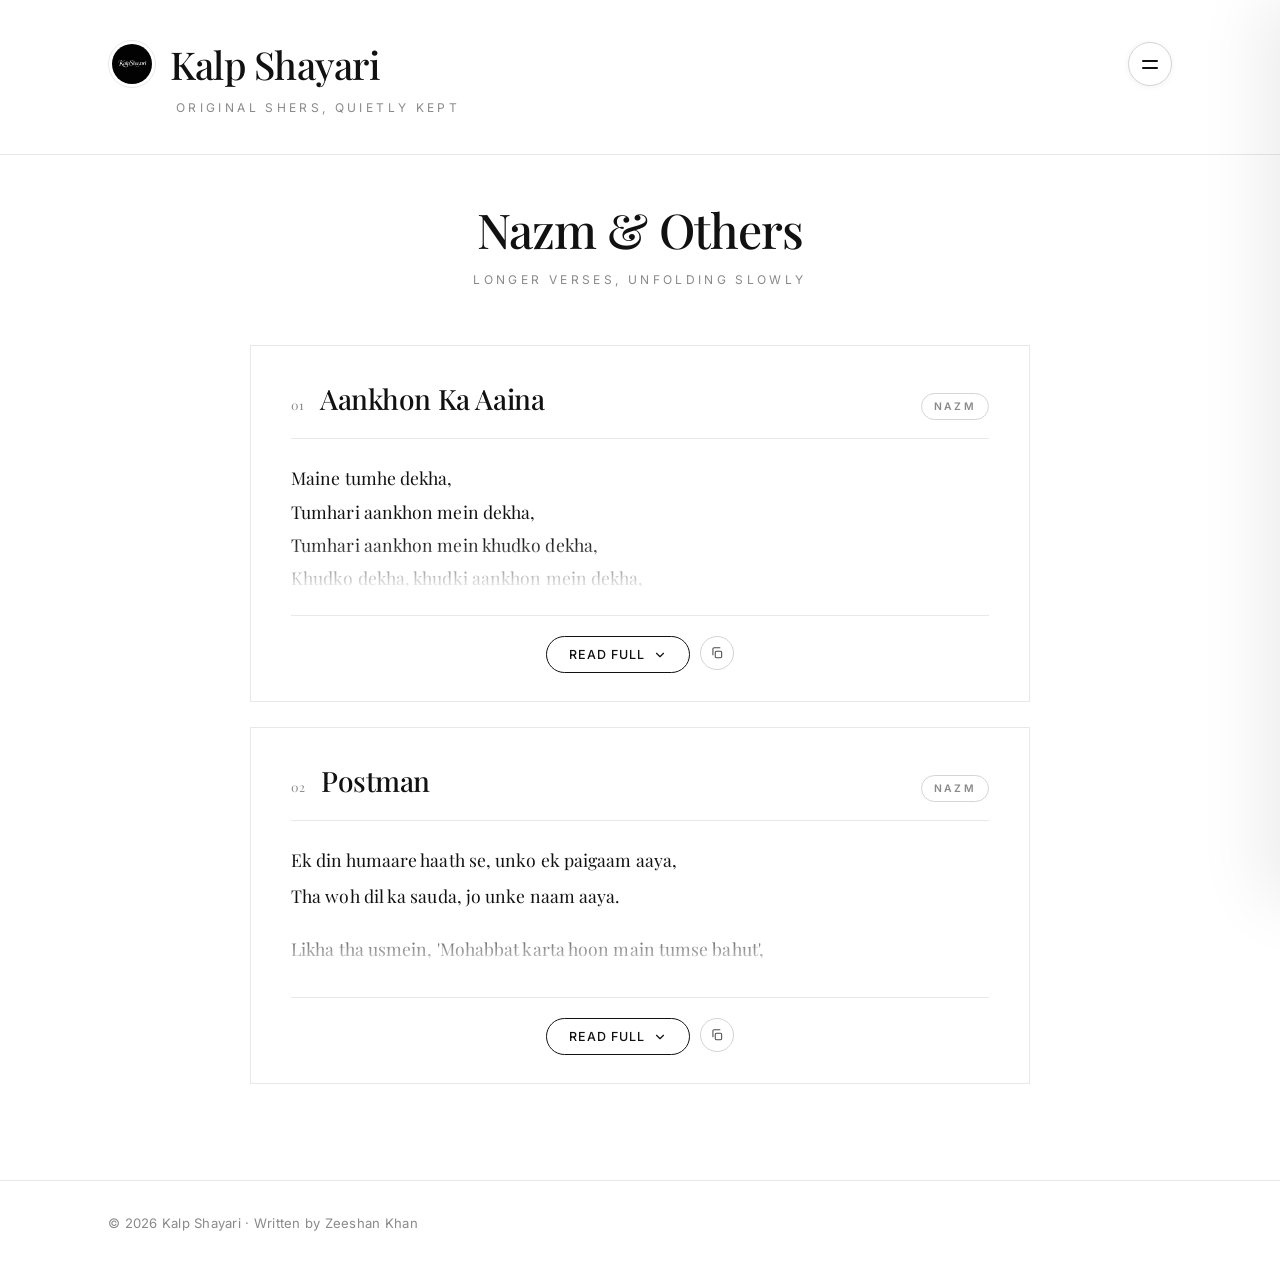
<file: others.html>
<!DOCTYPE html>
<html lang="en">
<head>
  <meta charset="UTF-8">
  <meta name="viewport" content="width=device-width, initial-scale=1.0, viewport-fit=cover">
  <meta name="google-site-verification" content="y2KUdk5NLGrxUgulLoxvA0a2y3jQlVPObdNtYkIef2U" />
  <meta name="description" content="Nazm & Others — Longer poems and nazms by Zeeshan Khan. Quiet verses that unfold slowly, kept honestly.">
  <meta name="keywords" content="nazm, nazms, kalpshayari, zeeshan khan, urdu nazm, hindi nazm, poetry, aankhon ka aaina">
  <meta name="author" content="Zeeshan Khan">
  <meta name="robots" content="index, follow, max-snippet:-1, max-image-preview:large">
  <meta name="theme-color" content="#ffffff">
  <meta name="mobile-web-app-capable" content="yes">
  <meta name="apple-mobile-web-app-capable" content="yes">
  <meta name="apple-mobile-web-app-status-bar-style" content="black-translucent">
  <meta name="apple-mobile-web-app-title" content="KalpShayari">

  <meta property="og:site_name" content="KalpShayari">
  <meta property="og:title" content="Nazm &amp; Others — KalpShayari">
  <meta property="og:description" content="Longer nazms by Zeeshan Khan. Verses that unfold slowly.">
  <meta property="og:type" content="website">
  <meta property="og:url" content="https://kalpshayari.vercel.app/others.html">
  <meta property="og:image" content="https://kalpshayari.vercel.app/mybanner.png">
  <meta property="og:image:secure_url" content="https://kalpshayari.vercel.app/mybanner.png">
  <meta property="og:image:type" content="image/png">
  <meta property="og:image:width" content="1200">
  <meta property="og:image:height" content="630">
  <meta property="og:image:alt" content="Nazm &amp; Others — KalpShayari by Zeeshan Khan">
  <meta property="og:locale" content="en_US">

  <meta name="twitter:card" content="summary_large_image">
  <meta name="twitter:title" content="Nazm &amp; Others — KalpShayari">
  <meta name="twitter:description" content="Longer nazms by Zeeshan Khan.">
  <meta name="twitter:image" content="https://kalpshayari.vercel.app/mybanner.png">
  <meta name="twitter:image:alt" content="Nazm &amp; Others — KalpShayari">

  <link rel="canonical" href="https://kalpshayari.vercel.app/others.html">
  <link rel="manifest" href="/manifest.json">
  <link rel="icon" type="image/x-icon" href="favicon.ico">
  <link rel="apple-touch-icon" href="shayari.png">
  <link rel="preconnect" href="https://fonts.googleapis.com">
  <link rel="preconnect" href="https://fonts.gstatic.com" crossorigin>
  <link href="https://fonts.googleapis.com/css2?family=Inter:wght@300;400;500;600&family=Playfair+Display:ital,wght@0,400;0,500;0,600;1,400;1,500&display=swap" rel="stylesheet">
  <title>Nazm &amp; Others — KalpShayari</title>
  <link rel="stylesheet" href="style.css">
</head>
<body>

  <header class="site-head">
    <div class="wrap">
      <div class="head-row">
        <a href="index.html" class="brand">
          <img src="shayari.png" alt="KalpShayari" class="brand-logo" width="48" height="48">
          <h1 class="brand-name">Kalp Shayari</h1>
        </a>
        <button class="menu-btn" id="menuBtn" type="button" aria-label="Open menu" aria-expanded="false" aria-controls="menuPanel">
          <span class="menu-line"></span>
          <span class="menu-line"></span>
        </button>
      </div>
      <p class="brand-tag">original shers, quietly kept</p>
    </div>
  </header>

  <div class="menu-backdrop" id="menuBackdrop" hidden></div>

  <aside class="menu-panel" id="menuPanel" aria-hidden="true">
    <nav class="menu-nav">
      <a href="index.html" class="menu-link">
        <span class="menu-text">Home</span>
        <span class="menu-arrow">→</span>
      </a>
      <a href="others.html" class="menu-link is-active">
        <span class="menu-text">Nazm &amp; Others</span>
        <span class="menu-arrow">→</span>
      </a>
      <a href="fav.html" class="menu-link">
        <span class="menu-text">Favourites</span>
        <span class="menu-arrow">→</span>
      </a>
      <a href="about.html" class="menu-link">
        <span class="menu-text">About</span>
        <span class="menu-arrow">→</span>
      </a>
    </nav>

    <button class="install-app-btn" id="installAppBtn" type="button" aria-label="Install KalpShayari as app" hidden>
      <svg viewBox="0 0 24 24" fill="none" stroke="currentColor" stroke-width="2" stroke-linecap="round" stroke-linejoin="round" aria-hidden="true">
        <path d="M12 3v12"/>
        <path d="M7 10l5 5 5-5"/>
        <path d="M5 21h14"/>
      </svg>
      <span>Download as App</span>
    </button>

    <div class="menu-foot">
      <span class="menu-sign">— Zeeshan Khan</span>
    </div>
  </aside>

  <main class="content">
    <div class="wrap">
      <header class="page-intro">
        <h2 class="page-title">Nazm &amp; Others</h2>
        <p class="page-sub">longer verses, unfolding slowly</p>
      </header>
      <div class="nazm-grid" id="nazmGrid">

        <article class="nazm-card" data-id="n01">
          <header class="nazm-head">
            <span class="nazm-num">01</span>
            <h3 class="nazm-title">Aankhon Ka Aaina</h3>
            <span class="nazm-sub">Nazm</span>
          </header>
          <div class="nazm-body">
            <span class="nazm-line">Maine tumhe dekha,</span>
            <span class="nazm-line">Tumhari aankhon mein dekha,</span>
            <span class="nazm-line">Tumhari aankhon mein khudko dekha,</span>
            <span class="nazm-line">Khudko dekha, khudki aankhon mein dekha,</span>
            <span class="nazm-line">Khudki aankhon mein maine tumhe dekha.</span>
          </div>
          <div class="nazm-foot">
            <button class="nazm-toggle" type="button" aria-expanded="false">
              <span class="nazm-toggle-text">Read full</span>
              <svg class="nazm-chev" viewBox="0 0 24 24" width="14" height="14" fill="none" stroke="currentColor" stroke-width="2" stroke-linecap="round" stroke-linejoin="round" aria-hidden="true">
                <polyline points="6 9 12 15 18 9"/>
              </svg>
            </button>
            <button class="copy nazm-copy" type="button" aria-label="Copy nazm">
              <svg class="icon-copy" viewBox="0 0 24 24" fill="none" stroke="currentColor" stroke-width="1.8" stroke-linecap="round" stroke-linejoin="round" aria-hidden="true">
                <rect x="9" y="9" width="11" height="11" rx="2"/>
                <path d="M5 15V5a2 2 0 0 1 2-2h10"/>
              </svg>
              <svg class="icon-check" viewBox="0 0 24 24" fill="none" stroke="currentColor" stroke-width="2.2" stroke-linecap="round" stroke-linejoin="round" aria-hidden="true">
                <polyline points="4 12 10 18 20 6"/>
              </svg>
            </button>
          </div>
        </article>

        <article class="nazm-card" data-id="n02">
          <header class="nazm-head">
            <span class="nazm-num">02</span>
            <h3 class="nazm-title">Postman</h3>
            <span class="nazm-sub">Nazm</span>
          </header>
          <div class="nazm-body">
            <div class="nazm-stanza">
              <span class="nazm-line">Ek din humaare haath se, unko ek paigaam aaya,</span>
              <span class="nazm-line">Tha woh dil ka sauda, jo unke naam aaya.</span>
            </div>
            <div class="nazm-stanza">
              <span class="nazm-line">Likha tha usmein, 'Mohabbat karta hoon main tumse bahut',</span>
              <span class="nazm-line">Tabhi unka bhi ek jawaab aaya.</span>
            </div>
            <div class="nazm-stanza">
              <span class="nazm-line">Darwaaze pe di dastak,</span>
              <span class="nazm-line">Postman ka salaam aaya,</span>
              <span class="nazm-line">Khat mein likha tha pata, aur woh mujhse milne jagah-e-veeraan aaya.</span>
            </div>
            <div class="nazm-stanza">
              <span class="nazm-line">Idhar hum, aur udhar woh, chaar-paanch log saath laaya,</span>
              <span class="nazm-line">Hum samjhe rishte ke liye aaye honge,</span>
              <span class="nazm-line">Hamaari aur se mohabbat ka izhaar aaya.</span>
            </div>
            <div class="nazm-stanza">
              <span class="nazm-line">Unhone hamein khoob maara, jab ghar pahunche toh pata chala,</span>
              <span class="nazm-line">Postman parcel kisi aur ke ghar de aaya.</span>
            </div>
          </div>
          <div class="nazm-foot">
            <button class="nazm-toggle" type="button" aria-expanded="false">
              <span class="nazm-toggle-text">Read full</span>
              <svg class="nazm-chev" viewBox="0 0 24 24" width="14" height="14" fill="none" stroke="currentColor" stroke-width="2" stroke-linecap="round" stroke-linejoin="round" aria-hidden="true">
                <polyline points="6 9 12 15 18 9"/>
              </svg>
            </button>
            <button class="copy nazm-copy" type="button" aria-label="Copy nazm">
              <svg class="icon-copy" viewBox="0 0 24 24" fill="none" stroke="currentColor" stroke-width="1.8" stroke-linecap="round" stroke-linejoin="round" aria-hidden="true">
                <rect x="9" y="9" width="11" height="11" rx="2"/>
                <path d="M5 15V5a2 2 0 0 1 2-2h10"/>
              </svg>
              <svg class="icon-check" viewBox="0 0 24 24" fill="none" stroke="currentColor" stroke-width="2.2" stroke-linecap="round" stroke-linejoin="round" aria-hidden="true">
                <polyline points="4 12 10 18 20 6"/>
              </svg>
            </button>
          </div>
        </article>

      </div>
    </div>
  </main>

  <footer class="site-foot">
    <div class="wrap">
      <p>© <span id="year"></span> Kalp Shayari · Written by Zeeshan Khan</p>
    </div>
  </footer>

  <button class="to-top" id="toTop" type="button" aria-label="Back to top">
    <svg viewBox="0 0 24 24" width="18" height="18" fill="none" stroke="currentColor" stroke-width="1.8" stroke-linecap="round" stroke-linejoin="round" aria-hidden="true">
      <path d="M12 19V5M5 12l7-7 7 7"/>
    </svg>
  </button>

  <div class="toast" id="toast" role="status" aria-live="polite"></div>

  <script src="storage.js"></script>
  <script src="nazm.js"></script>
  <script src="pwa.js"></script>

  <script>
    if ('serviceWorker' in navigator) {
      window.addEventListener('load', function () {
        navigator.serviceWorker.register('/sw.js').then(function (reg) {
          reg.update();
        }).catch(function () {});
      });
    }
  </script>

  <script>
    window.KalpShowInstallHint = function () {
      var toastEl = document.getElementById('toast');
      if (!toastEl) {
        alert('To install: tap Share, then "Add to Home Screen".');
        return;
      }
      toastEl.textContent = 'Tap Share → Add to Home Screen';
      toastEl.classList.add('is-on');
      clearTimeout(window.__kalpHintTimer);
      window.__kalpHintTimer = setTimeout(function () {
        toastEl.classList.remove('is-on');
      }, 4000);
    };
  </script>
</body>
</html>
</file>
<file: style.css>
:root {
  --ink: #111111;
  --ink-soft: #4a4a4a;
  --ink-mute: #8a8a8a;
  --line: #e8e8e8;
  --line-strong: #d4d4d4;
  --paper: #ffffff;
  --paper-soft: #fafafa;
  --accent: #b8860b;
  --gold: #b8860b;
  --silver: #8a8a8a;
  --platinum: #4f6f95;
  --ease: cubic-bezier(0.22, 1, 0.36, 1);
  --ease-out: cubic-bezier(0.16, 1, 0.3, 1);
  --ease-bounce: cubic-bezier(0.34, 1.56, 0.64, 1);
  --ease-smooth: cubic-bezier(0.65, 0, 0.35, 1);
}

*,
*::before,
*::after {
  margin: 0;
  padding: 0;
  box-sizing: border-box;
}

html {
  scroll-behavior: smooth;
  -webkit-text-size-adjust: 100%;
}

body {
  font-family: 'Inter', -apple-system, BlinkMacSystemFont, 'Segoe UI', sans-serif;
  font-size: 16px;
  line-height: 1.65;
  color: var(--ink);
  background: var(--paper);
  -webkit-font-smoothing: antialiased;
  -moz-osx-font-smoothing: grayscale;
  min-height: 100vh;
  display: flex;
  flex-direction: column;
  overflow-x: hidden;
}

::selection {
  background: var(--ink);
  color: var(--paper);
}

button,
input,
textarea,
select,
a {
  -webkit-tap-highlight-color: transparent;
  -webkit-tap-highlight-color: rgba(0, 0, 0, 0);
  -webkit-touch-callout: none;
  -webkit-user-select: none;
  user-select: none;
}

button:focus-visible,
a:focus-visible {
  outline: 2px solid var(--ink);
  outline-offset: 3px;
}

button:focus:not(:focus-visible),
a:focus:not(:focus-visible) {
  outline: none;
}

button::-moz-focus-inner {
  border: 0;
}

.wrap {
  width: 100%;
  max-width: 1120px;
  margin: 0 auto;
  padding: 0 28px;
}

/* ---------- HEADER ---------- */
.site-head {
  padding: 40px 0 36px;
  border-bottom: 1px solid var(--line);
  position: relative;
}

.head-row {
  display: flex;
  align-items: center;
  justify-content: space-between;
  gap: 16px;
  animation: rise 0.9s var(--ease-out) both;
}

.brand {
  display: flex;
  align-items: center;
  gap: 14px;
  text-decoration: none;
  color: inherit;
  min-width: 0;
}

.brand-logo {
  display: block;
  width: 48px;
  height: 48px;
  object-fit: cover;
  border-radius: 50%;
  border: 1px solid var(--line);
  padding: 3px;
  background: var(--paper);
  flex-shrink: 0;
  transition: transform 0.7s var(--ease-bounce), border-color 0.4s var(--ease);
}

.brand:hover .brand-logo {
  transform: rotate(-8deg) scale(1.06);
  border-color: var(--ink);
}

.brand-name {
  font-family: 'Playfair Display', Georgia, serif;
  font-size: clamp(1.6rem, 4vw, 2.4rem);
  font-weight: 500;
  letter-spacing: -0.02em;
  line-height: 1.05;
  white-space: nowrap;
}

.brand-tag {
  font-size: 0.75rem;
  font-weight: 400;
  letter-spacing: 0.28em;
  text-transform: uppercase;
  color: var(--ink-mute);
  margin-top: 10px;
  padding-left: 68px;
  animation: rise 0.9s 0.1s var(--ease-out) both;
}

@keyframes rise {
  from { opacity: 0; transform: translateY(14px); }
  to   { opacity: 1; transform: translateY(0); }
}

/* ---------- MENU BUTTON ---------- */
.menu-btn {
  position: relative;
  z-index: 70;
  appearance: none;
  -webkit-appearance: none;
  background: var(--paper);
  border: 1px solid var(--line-strong);
  width: 44px;
  height: 44px;
  border-radius: 50%;
  cursor: pointer;
  display: flex;
  flex-direction: column;
  align-items: center;
  justify-content: center;
  gap: 5px;
  padding: 0;
  flex-shrink: 0;
  -webkit-tap-highlight-color: transparent;
  transition: transform 0.5s var(--ease-bounce), border-color 0.4s var(--ease),
              box-shadow 0.4s var(--ease), background 0.4s var(--ease);
  box-shadow: 0 1px 6px rgba(17, 17, 17, 0.06);
}

.menu-btn:hover {
  border-color: var(--ink);
  transform: scale(1.06);
  box-shadow: 0 6px 18px rgba(17, 17, 17, 0.12);
  background: var(--paper-soft);
}

.menu-btn:active {
  transform: scale(0.94);
}

.menu-line {
  display: block;
  width: 16px;
  height: 1.5px;
  background: var(--ink);
  border-radius: 2px;
  transform-origin: center center;
  transition: transform 0.45s var(--ease-smooth), opacity 0.3s var(--ease);
  will-change: transform;
}

.menu-btn.is-open .menu-line:nth-child(1) {
  transform: translateY(3.25px) rotate(45deg);
}

.menu-btn.is-open .menu-line:nth-child(2) {
  transform: translateY(-3.25px) rotate(-45deg);
}

/* ---------- MENU BACKDROP ---------- */
.menu-backdrop {
  position: fixed;
  inset: 0;
  background: rgba(17, 17, 17, 0.32);
  z-index: 40;
  opacity: 0;
  transition: opacity 0.4s var(--ease);
  backdrop-filter: blur(3px);
  -webkit-backdrop-filter: blur(3px);
  pointer-events: none;
}

.menu-backdrop.is-on {
  opacity: 1;
  pointer-events: auto;
}

/* ---------- MENU PANEL ---------- */
.menu-panel {
  position: fixed;
  top: 0;
  right: 0;
  height: 100vh;
  height: 100dvh;
  width: 340px;
  max-width: 88vw;
  background: var(--paper);
  border-left: 1px solid var(--line);
  z-index: 80;
  transform: translateX(102%);
  transition: transform 0.55s var(--ease-out);
  display: flex;
  flex-direction: column;
  padding: 80px 36px 32px;
  box-shadow: -24px 0 64px rgba(17, 17, 17, 0.08);
  will-change: transform;
  overflow-y: auto;
}

.menu-panel.is-open {
  transform: translateX(0);
}

.menu-nav {
  display: flex;
  flex-direction: column;
  gap: 4px;
  flex: 1 0 auto;
  min-height: 0;
}

.menu-link {
  display: flex;
  align-items: center;
  justify-content: space-between;
  padding: 16px 0;
  text-decoration: none;
  color: var(--ink);
  border-bottom: 1px solid var(--line);
  position: relative;
  transition: padding-left 0.45s var(--ease), color 0.35s var(--ease);
  flex-shrink: 0;
}

.menu-link::before {
  content: '';
  position: absolute;
  left: 0;
  bottom: -1px;
  width: 0;
  height: 1px;
  background: var(--ink);
  transition: width 0.55s var(--ease);
}

.menu-link:hover::before,
.menu-link.is-active::before {
  width: 100%;
}

.menu-link:hover {
  padding-left: 8px;
}

.menu-text {
  font-family: 'Playfair Display', Georgia, serif;
  font-size: 1.35rem;
  font-weight: 500;
  letter-spacing: -0.01em;
  line-height: 1.25;
  transition: transform 0.45s var(--ease);
  display: block;
  min-width: 0;
}

.menu-link:hover .menu-text {
  transform: translateX(3px);
}

.menu-link.is-active .menu-text {
  font-style: italic;
}

.menu-arrow {
  font-size: 1.1rem;
  color: var(--ink-mute);
  opacity: 0;
  transform: translateX(-6px);
  transition: opacity 0.4s var(--ease), transform 0.4s var(--ease), color 0.4s var(--ease);
  flex-shrink: 0;
}

.menu-link:hover .menu-arrow {
  opacity: 1;
  transform: translateX(0);
  color: var(--ink);
}

.menu-link.is-active .menu-arrow {
  opacity: 0.5;
  transform: translateX(0);
}

/* ---------- INSTALL APP BUTTON ---------- */
.install-app-btn {
  appearance: none;
  -webkit-appearance: none;
  display: none;
  align-items: center;
  gap: 12px;
  width: 100%;
  margin-top: 24px;
  padding: 14px 18px;
  font-family: inherit;
  font-size: 0.82rem;
  font-weight: 500;
  letter-spacing: 0.04em;
  text-align: left;
  color: var(--paper);
  background: var(--ink);
  border: 1px solid var(--ink);
  border-radius: 100px;
  cursor: pointer;
  -webkit-tap-highlight-color: transparent;
  transition: transform 0.4s var(--ease-bounce), box-shadow 0.4s var(--ease),
              background 0.3s var(--ease), color 0.3s var(--ease);
}

.install-app-btn:hover {
  transform: translateY(-2px);
  box-shadow: 0 8px 22px rgba(17, 17, 17, 0.18);
}

.install-app-btn:active {
  transform: translateY(0) scale(0.98);
}

.install-app-btn svg {
  width: 16px;
  height: 16px;
  flex-shrink: 0;
  transition: transform 0.5s var(--ease-bounce);
}

.install-app-btn:hover svg {
  transform: translateY(2px);
}

.install-app-btn.is-available {
  display: inline-flex;
}

.install-app-btn[hidden] {
  display: none !important;
}

.menu-foot {
  padding-top: 24px;
  border-top: 1px solid var(--line);
  margin-top: 24px;
  flex-shrink: 0;
}

.menu-sign {
  font-family: 'Playfair Display', Georgia, serif;
  font-style: italic;
  font-size: 0.9rem;
  color: var(--ink-mute);
  letter-spacing: 0.01em;
}

/* ---------- FILTERS ---------- */
.filters {
  padding: 22px 0;
  border-bottom: 1px solid var(--line);
  position: sticky;
  top: 0;
  background: rgba(255, 255, 255, 0.94);
  backdrop-filter: saturate(180%) blur(12px);
  -webkit-backdrop-filter: saturate(180%) blur(12px);
  z-index: 20;
}

.filter-row {
  display: flex;
  flex-wrap: nowrap;
  gap: 4px;
  overflow-x: auto;
  scrollbar-width: none;
  -ms-overflow-style: none;
  padding-bottom: 2px;
}

.filter-row::-webkit-scrollbar {
  display: none;
}

.filter-btn {
  appearance: none;
  -webkit-appearance: none;
  border: 1px solid transparent;
  background: transparent;
  font-family: inherit;
  font-size: 0.8rem;
  font-weight: 500;
  color: var(--ink-soft);
  padding: 7px 14px;
  border-radius: 100px;
  cursor: pointer;
  position: relative;
  white-space: nowrap;
  flex-shrink: 0;
  -webkit-tap-highlight-color: transparent;
  transition: color 0.3s var(--ease), background 0.3s var(--ease), border-color 0.3s var(--ease);
}

.filter-btn:hover {
  color: var(--ink);
  background: var(--paper-soft);
}

.filter-btn.is-active {
  color: var(--paper);
  background: var(--ink);
  border-color: var(--ink);
}

/* ---------- CONTENT ---------- */
.content {
  flex: 1;
  padding: 48px 0 96px;
}

.grid {
  display: grid;
  grid-template-columns: repeat(2, minmax(0, 1fr));
  gap: 1px;
  background: var(--line);
  border: 1px solid var(--line);
  align-items: stretch;
}

.card {
  background: var(--paper);
  padding: 44px 34px 32px;
  position: relative;
  display: flex;
  flex-direction: column;
  transition: background 0.5s var(--ease);
  animation: cardIn 0.7s var(--ease-out) both;
  will-change: transform, background;
  min-height: 0;
}

.card.is-short,
.card.is-med,
.card.is-long {
  min-height: 0;
}

.card:hover {
  background: var(--paper-soft);
}

@keyframes cardIn {
  from { opacity: 0; transform: translateY(14px); }
  to   { opacity: 1; transform: translateY(0); }
}

.card-index {
  position: absolute;
  top: 20px;
  right: 24px;
  font-family: 'Playfair Display', serif;
  font-size: 0.72rem;
  font-variant-numeric: tabular-nums;
  color: var(--ink-mute);
  letter-spacing: 0.1em;
  transition: color 0.4s var(--ease), transform 0.6s var(--ease);
}

.card:hover .card-index {
  color: var(--accent);
  transform: translateY(-2px);
}

.card-body {
  flex: 1;
  font-family: 'Playfair Display', Georgia, serif;
  font-size: 1.22rem;
  line-height: 1.95;
  color: var(--ink);
  white-space: pre-line;
  letter-spacing: 0.005em;
  transition: transform 0.6s var(--ease);
}

.card:hover .card-body {
  transform: translateY(-2px);
}

.card-em {
  font-style: italic;
  color: var(--accent);
  position: relative;
}

.card-foot {
  margin-top: 30px;
  padding-top: 20px;
  border-top: 1px solid var(--line);
  display: flex;
  justify-content: space-between;
  align-items: center;
  gap: 12px;
}

.card-rank {
  font-size: 0.65rem;
  font-weight: 600;
  letter-spacing: 0.2em;
  text-transform: uppercase;
  padding: 4px 12px;
  border-radius: 100px;
  border: 1px solid currentColor;
  transition: transform 0.4s var(--ease);
}

.card-rank.rank-couplet {
  color: var(--gold);
  background: rgba(184, 134, 11, 0.07);
}

.card-rank.rank-medium {
  color: var(--silver);
  background: rgba(138, 138, 138, 0.07);
}

.card-rank.rank-long {
  color: var(--platinum);
  background: rgba(79, 111, 149, 0.09);
}

.card:hover .card-rank {
  transform: translateY(-1px);
}

.card-actions {
  display: flex;
  align-items: center;
  gap: 8px;
}

/* ---------- COPY BUTTON ---------- */
.copy {
  appearance: none;
  -webkit-appearance: none;
  background: transparent;
  border: 1px solid var(--line-strong);
  width: 34px;
  height: 34px;
  border-radius: 50%;
  cursor: pointer;
  display: inline-flex;
  align-items: center;
  justify-content: center;
  color: var(--ink-soft);
  position: relative;
  line-height: 1;
  padding: 0;
  -webkit-tap-highlight-color: transparent;
  outline: none;
  transition: border-color 0.35s var(--ease), color 0.35s var(--ease),
              background 0.35s var(--ease);
}

.copy:hover {
  border-color: var(--ink);
  color: var(--ink);
}

.copy:focus,
.copy:focus-visible {
  outline: none;
  box-shadow: none;
}

.copy svg {
  width: 14px;
  height: 14px;
  transition: transform 0.5s var(--ease), opacity 0.3s var(--ease);
  position: absolute;
  top: 50%;
  left: 50%;
  transform: translate(-50%, -50%);
}

.copy .icon-check {
  opacity: 0;
  transform: translate(-50%, -50%) scale(0.6);
}

.copy::before {
  content: '';
  position: absolute;
  inset: -2px;
  border-radius: 50%;
  border: 1.5px solid transparent;
  border-top-color: var(--ink);
  opacity: 0;
  transform: rotate(0deg);
  transition: opacity 0.3s var(--ease);
  pointer-events: none;
}

.copy.is-copying::before {
  opacity: 1;
  animation: circleSpin 0.7s linear infinite;
}

@keyframes circleSpin {
  from { transform: rotate(0deg); }
  to   { transform: rotate(360deg); }
}

.copy.is-copied {
  border-color: var(--ink);
  color: var(--paper);
  background: var(--ink);
}

.copy.is-copied .icon-copy {
  opacity: 0;
  transform: translate(-50%, -50%) scale(0.4);
}

.copy.is-copied .icon-check {
  opacity: 1;
  transform: translate(-50%, -50%) scale(1);
  animation: checkPop 0.5s var(--ease-bounce);
}

@keyframes checkPop {
  0%   { transform: translate(-50%, -50%) scale(0.4); }
  60%  { transform: translate(-50%, -50%) scale(1.3); }
  100% { transform: translate(-50%, -50%) scale(1); }
}

/* ---------- LIKE BUTTON ---------- */
.like {
  appearance: none;
  -webkit-appearance: none;
  background: transparent;
  border: 1px solid var(--line-strong);
  width: 34px;
  height: 34px;
  border-radius: 50%;
  cursor: pointer;
  display: inline-flex;
  align-items: center;
  justify-content: center;
  color: var(--ink-soft);
  position: relative;
  line-height: 1;
  padding: 0;
  -webkit-tap-highlight-color: transparent;
  outline: none;
  transition: border-color 0.35s var(--ease), color 0.35s var(--ease),
              background 0.35s var(--ease), transform 0.35s var(--ease);
}

.like:hover {
  border-color: var(--ink);
  color: var(--ink);
}

.like:active {
  transform: scale(0.94);
}

.like:focus,
.like:focus-visible {
  outline: none;
  box-shadow: none;
}

.like svg {
  width: 14px;
  height: 14px;
  position: absolute;
  top: 50%;
  left: 50%;
  transform: translate(-50%, -50%);
  transition: transform 0.5s var(--ease), opacity 0.3s var(--ease);
}

.like .icon-heart-outline {
  opacity: 1;
  transform: translate(-50%, -50%) scale(1);
}

.like .icon-heart-fill {
  opacity: 0;
  transform: translate(-50%, -50%) scale(0.6);
}

.like::before {
  content: '';
  position: absolute;
  inset: -2px;
  border-radius: 50%;
  border: 1.5px solid transparent;
  border-top-color: var(--ink);
  opacity: 0;
  transform: rotate(0deg);
  transition: opacity 0.3s var(--ease);
  pointer-events: none;
}

.like.is-animating::before {
  opacity: 1;
  animation: circleSpin 0.7s linear infinite;
}

.like.is-liked {
  border-color: var(--ink);
  color: var(--paper);
  background: var(--ink);
}

.like.is-liked .icon-heart-outline {
  opacity: 0;
  transform: translate(-50%, -50%) scale(0.4);
}

.like.is-liked .icon-heart-fill {
  opacity: 1;
  transform: translate(-50%, -50%) scale(1);
  animation: checkPop 0.5s var(--ease-bounce);
}

.like.is-unliking {
  animation: likeBounceOut 0.4s var(--ease-bounce);
}

@keyframes likeBounceOut {
  0%   { transform: scale(1); }
  40%  { transform: scale(0.86); }
  100% { transform: scale(1); }
}

/* ---------- CARD CORNER DECOR ---------- */
.card::before,
.card::after {
  content: '';
  position: absolute;
  width: 0;
  height: 0;
  border-color: var(--ink);
  border-style: solid;
  transition: width 0.4s var(--ease), height 0.4s var(--ease), opacity 0.4s var(--ease);
  opacity: 0;
  pointer-events: none;
}

.card::before {
  top: 0; left: 0;
  border-width: 1px 0 0 1px;
}

.card::after {
  bottom: 0; right: 0;
  border-width: 0 1px 1px 0;
}

.card:hover::before,
.card:hover::after {
  width: 20px;
  height: 20px;
  opacity: 1;
}

.empty {
  text-align: center;
  padding: 80px 0;
  color: var(--ink-mute);
  font-size: 0.95rem;
}

/* ---------- FOOTER ---------- */
.site-foot {
  border-top: 1px solid var(--line);
  padding: 32px 0;
}

.site-foot p {
  font-size: 0.82rem;
  color: var(--ink-mute);
  letter-spacing: 0.02em;
}

/* ---------- TO TOP ---------- */
.to-top {
  position: fixed;
  right: 24px;
  bottom: 24px;
  z-index: 30;
  appearance: none;
  -webkit-appearance: none;
  width: 46px;
  height: 46px;
  border-radius: 50%;
  border: 1.5px solid var(--ink);
  outline: 2px solid var(--paper);
  outline-offset: -4px;
  background: var(--paper);
  color: var(--ink);
  cursor: pointer;
  display: inline-flex;
  align-items: center;
  justify-content: center;
  opacity: 0;
  visibility: hidden;
  transform: translateY(16px);
  -webkit-tap-highlight-color: transparent;
  transition: opacity 0.4s var(--ease), transform 0.5s var(--ease-bounce),
              visibility 0.4s var(--ease), border-color 0.4s var(--ease),
              box-shadow 0.4s var(--ease), background 0.4s var(--ease),
              outline-color 0.4s var(--ease);
  box-shadow: 0 2px 12px rgba(17, 17, 17, 0.06);
}

.to-top.is-on {
  opacity: 1;
  visibility: visible;
  transform: translateY(0);
}

.to-top:hover {
  background: var(--ink);
  color: var(--paper);
  outline-color: var(--ink);
  transform: translateY(-3px) scale(1.05);
  box-shadow: 0 10px 24px rgba(17, 17, 17, 0.16);
}

.to-top:active {
  transform: translateY(-1px) scale(0.96);
}

/* ---------- TOAST ---------- */
.toast {
  position: fixed;
  left: 50%;
  bottom: 32px;
  transform: translate(-50%, 24px);
  background: var(--ink);
  color: var(--paper);
  font-size: 0.82rem;
  font-weight: 500;
  letter-spacing: 0.02em;
  padding: 11px 22px;
  border-radius: 100px;
  opacity: 0;
  pointer-events: none;
  transition: opacity 0.35s var(--ease), transform 0.45s var(--ease);
  z-index: 100;
  max-width: 90vw;
  text-align: center;
}

.toast.is-on {
  opacity: 1;
  transform: translate(-50%, 0);
}

/* ---------- ABOUT PAGE ---------- */
.about-main {
  flex: 1;
  padding: 72px 0 96px;
}

.about-hero {
  display: flex;
  flex-direction: column;
  align-items: center;
  text-align: center;
  animation: rise 0.9s var(--ease-out) both;
}

.about-avatar {
  width: 128px;
  height: 128px;
  border-radius: 50%;
  object-fit: cover;
  border: 1px solid var(--line);
  padding: 4px;
  background: var(--paper);
  transition: transform 0.7s var(--ease-bounce), border-color 0.4s var(--ease);
}

.about-avatar:hover {
  transform: scale(1.04) rotate(-2deg);
  border-color: var(--ink);
}

.about-name {
  font-family: 'Playfair Display', Georgia, serif;
  font-size: clamp(1.8rem, 4.5vw, 2.6rem);
  font-weight: 500;
  letter-spacing: -0.02em;
  margin-top: 26px;
  line-height: 1.1;
}

.about-handle {
  font-size: 0.78rem;
  font-weight: 400;
  letter-spacing: 0.28em;
  text-transform: uppercase;
  color: var(--ink-mute);
  margin-top: 10px;
}

.about-rule {
  width: 40px;
  height: 1px;
  background: var(--ink);
  margin: 32px auto;
  transition: width 0.6s var(--ease);
}

.about-hero:hover .about-rule {
  width: 80px;
}

.about-desc {
  font-family: 'Playfair Display', Georgia, serif;
  font-size: 1.08rem;
  line-height: 1.85;
  color: var(--ink-soft);
  max-width: 520px;
  margin: 0 auto;
  font-style: italic;
}

.about-actions {
  display: flex;
  flex-wrap: wrap;
  gap: 12px;
  justify-content: center;
  margin-top: 40px;
  animation: rise 0.9s 0.2s var(--ease-out) both;
}

.btn {
  display: inline-flex;
  align-items: center;
  gap: 10px;
  padding: 13px 26px;
  font-family: inherit;
  font-size: 0.82rem;
  font-weight: 500;
  letter-spacing: 0.06em;
  text-decoration: none;
  border-radius: 100px;
  border: 1px solid var(--ink);
  background: var(--ink);
  color: var(--paper);
  cursor: pointer;
  position: relative;
  overflow: hidden;
  -webkit-tap-highlight-color: transparent;
  transition: transform 0.45s var(--ease-bounce), box-shadow 0.4s var(--ease);
}

.btn:hover {
  transform: translateY(-3px);
  box-shadow: 0 10px 28px rgba(17, 17, 17, 0.16);
}

.btn:active {
  transform: translateY(-1px) scale(0.98);
}

.btn-icon {
  font-size: 0.95rem;
  line-height: 1;
  transition: transform 0.5s var(--ease-bounce);
}

.btn:hover .btn-icon {
  transform: translateX(3px) rotate(-8deg);
}

.btn.ghost {
  background: transparent;
  color: var(--ink);
}

.btn.ghost:hover {
  background: var(--ink);
  color: var(--paper);
}

.btn.ghost:hover .btn-icon {
  transform: translateX(2px);
}

/* ---------- NAZM PAGE ---------- */
.page-intro {
  text-align: center;
  margin-bottom: 56px;
  animation: rise 0.9s var(--ease-out) both;
}

.page-title {
  font-family: 'Playfair Display', Georgia, serif;
  font-size: clamp(2rem, 5vw, 3rem);
  font-weight: 500;
  letter-spacing: -0.02em;
  line-height: 1.1;
  color: var(--ink);
}

.page-sub {
  font-size: 0.75rem;
  font-weight: 400;
  letter-spacing: 0.28em;
  text-transform: uppercase;
  color: var(--ink-mute);
  margin-top: 14px;
}

.nazm-grid {
  display: flex;
  flex-direction: column;
  gap: 24px;
  max-width: 780px;
  margin: 0 auto;
}

.nazm-card {
  background: var(--paper);
  border: 1px solid var(--line);
  padding: 36px 40px 28px;
  position: relative;
  display: flex;
  flex-direction: column;
  transition: border-color 0.45s var(--ease), box-shadow 0.45s var(--ease);
  animation: cardIn 0.7s var(--ease-out) both;
  will-change: transform, border-color;
  overflow: hidden;
}

.nazm-card:hover {
  border-color: var(--line-strong);
  box-shadow: 0 8px 32px rgba(17, 17, 17, 0.05);
}

.nazm-card.is-expanded {
  border-color: var(--ink);
  box-shadow: 0 12px 48px rgba(17, 17, 17, 0.08);
}

.nazm-head {
  display: flex;
  align-items: baseline;
  gap: 14px;
  flex-wrap: wrap;
  padding-bottom: 18px;
  border-bottom: 1px solid var(--line);
  margin-bottom: 22px;
  position: relative;
}

.nazm-num {
  font-family: 'Playfair Display', serif;
  font-size: 0.78rem;
  font-variant-numeric: tabular-nums;
  color: var(--ink-mute);
  letter-spacing: 0.12em;
  transition: color 0.4s var(--ease);
}

.nazm-card.is-expanded .nazm-num {
  color: var(--accent);
}

.nazm-title {
  font-family: 'Playfair Display', Georgia, serif;
  font-size: clamp(1.4rem, 3vw, 1.75rem);
  font-weight: 500;
  letter-spacing: -0.015em;
  line-height: 1.2;
  color: var(--ink);
  flex: 1;
  min-width: 0;
}

.nazm-sub {
  font-size: 0.65rem;
  font-weight: 600;
  letter-spacing: 0.22em;
  text-transform: uppercase;
  color: var(--ink-mute);
  padding: 4px 12px;
  border: 1px solid var(--line-strong);
  border-radius: 100px;
  transition: color 0.4s var(--ease), border-color 0.4s var(--ease);
}

.nazm-card.is-expanded .nazm-sub {
  color: var(--ink);
  border-color: var(--ink);
}

.nazm-body {
  position: relative;
  max-height: 130px;
  overflow: hidden;
  transition: max-height 0.75s var(--ease-out);
  -webkit-mask-image: linear-gradient(to bottom, #000 0%, #000 60%, transparent 100%);
  mask-image: linear-gradient(to bottom, #000 0%, #000 60%, transparent 100%);
}

.nazm-card.is-expanded .nazm-body {
  max-height: 2200px;
  -webkit-mask-image: none;
  mask-image: none;
}

.nazm-line {
  display: block;
  font-family: 'Playfair Display', Georgia, serif;
  font-size: 1.1rem;
  line-height: 1.9;
  color: var(--ink);
  letter-spacing: 0.005em;
}

.nazm-stanza {
  margin-bottom: 20px;
}

.nazm-stanza:last-child {
  margin-bottom: 0;
}

.nazm-stanza .nazm-line:not(:last-child) {
  margin-bottom: 2px;
}

.nazm-foot {
  margin-top: 24px;
  padding-top: 20px;
  border-top: 1px solid var(--line);
  display: flex;
  justify-content: center;
  gap: 10px;
}

.nazm-toggle {
  appearance: none;
  -webkit-appearance: none;
  background: transparent;
  border: 1px solid var(--ink);
  color: var(--ink);
  font-family: inherit;
  font-size: 0.78rem;
  font-weight: 500;
  letter-spacing: 0.08em;
  text-transform: uppercase;
  padding: 10px 22px;
  border-radius: 100px;
  cursor: pointer;
  display: inline-flex;
  align-items: center;
  gap: 8px;
  -webkit-tap-highlight-color: transparent;
  transition: background 0.35s var(--ease), color 0.35s var(--ease),
              transform 0.45s var(--ease-bounce), box-shadow 0.4s var(--ease);
}

.nazm-toggle:hover {
  background: var(--ink);
  color: var(--paper);
  transform: translateY(-2px);
  box-shadow: 0 8px 20px rgba(17, 17, 17, 0.14);
}

.nazm-toggle:active {
  transform: translateY(0) scale(0.97);
}

.nazm-chev {
  transition: transform 0.5s var(--ease-bounce);
}

.nazm-card.is-expanded .nazm-chev {
  transform: rotate(180deg);
}

/* ---------- FAVOURITES EMPTY STATE ---------- */
.fav-empty {
  text-align: center;
  padding: 100px 20px;
  animation: rise 0.9s var(--ease-out) both;
}

.fav-empty-icon {
  display: inline-flex;
  align-items: center;
  justify-content: center;
  width: 72px;
  height: 72px;
  border-radius: 50%;
  border: 1px solid var(--line-strong);
  color: var(--ink-mute);
  margin-bottom: 22px;
  transition: transform 0.6s var(--ease-bounce), border-color 0.4s var(--ease),
              color 0.4s var(--ease);
}

.fav-empty:hover .fav-empty-icon {
  transform: scale(1.06) rotate(-4deg);
  border-color: var(--ink);
  color: var(--ink);
}

.fav-empty-icon svg {
  width: 26px;
  height: 26px;
}

.fav-empty-text {
  font-family: 'Playfair Display', Georgia, serif;
  font-size: 1.15rem;
  font-style: italic;
  color: var(--ink-soft);
  line-height: 1.7;
  max-width: 420px;
  margin: 0 auto;
}

.fav-empty-hint {
  font-size: 0.78rem;
  letter-spacing: 0.18em;
  text-transform: uppercase;
  color: var(--ink-mute);
  margin-top: 20px;
}

/* ---------- RESPONSIVE ---------- */

@media (min-width: 1080px) {
  .grid {
    grid-template-columns: repeat(3, minmax(0, 1fr));
  }
}

@media (min-width: 1600px) {
  .grid {
    grid-template-columns: repeat(4, minmax(0, 1fr));
  }
}

@media (max-width: 900px) {
  .wrap { padding: 0 22px; }
  .card { padding: 36px 28px 28px; }
  .card-body { font-size: 1.18rem; line-height: 1.9; }
}

@media (max-width: 720px) {
  .wrap { padding: 0 18px; }
  .site-head { padding: 28px 0 28px; }
  .brand-logo { width: 40px; height: 40px; }
  .brand-name { font-size: 1.5rem; }
  .brand-tag { padding-left: 54px; font-size: 0.68rem; letter-spacing: 0.22em; }
  .menu-btn { width: 42px; height: 42px; }
  .menu-line { width: 14px; }
  .menu-panel { width: 300px; padding: 72px 28px 24px; }
  .menu-text { font-size: 1.2rem; }
  .grid { grid-template-columns: 1fr; }
  .card { padding: 32px 24px 26px; }
  .card-body { font-size: 1.12rem; line-height: 1.9; }
  .content { padding: 32px 0 64px; }
  .filter-btn { font-size: 0.75rem; padding: 6px 12px; }
  .to-top { right: 18px; bottom: 18px; width: 42px; height: 42px; }
  .about-main { padding: 56px 0 64px; }
  .about-avatar { width: 104px; height: 104px; }
  .about-desc { font-size: 1rem; }
  .btn { padding: 11px 20px; font-size: 0.78rem; }
  .page-intro { margin-bottom: 36px; }
  .nazm-card { padding: 26px 22px 22px; }
  .nazm-head { gap: 10px; padding-bottom: 14px; margin-bottom: 18px; }
  .nazm-title { font-size: 1.3rem; }
  .nazm-line { font-size: 1rem; line-height: 1.85; }
  .nazm-body { max-height: 110px; }
  .nazm-toggle { padding: 9px 18px; font-size: 0.72rem; }
}

@media (prefers-reduced-motion: reduce) {
  *, *::before, *::after {
    animation-duration: 0.01ms !important;
    animation-iteration-count: 1 !important;
    transition-duration: 0.01ms !important;
    scroll-behavior: auto !important;
  }
}
</file>
